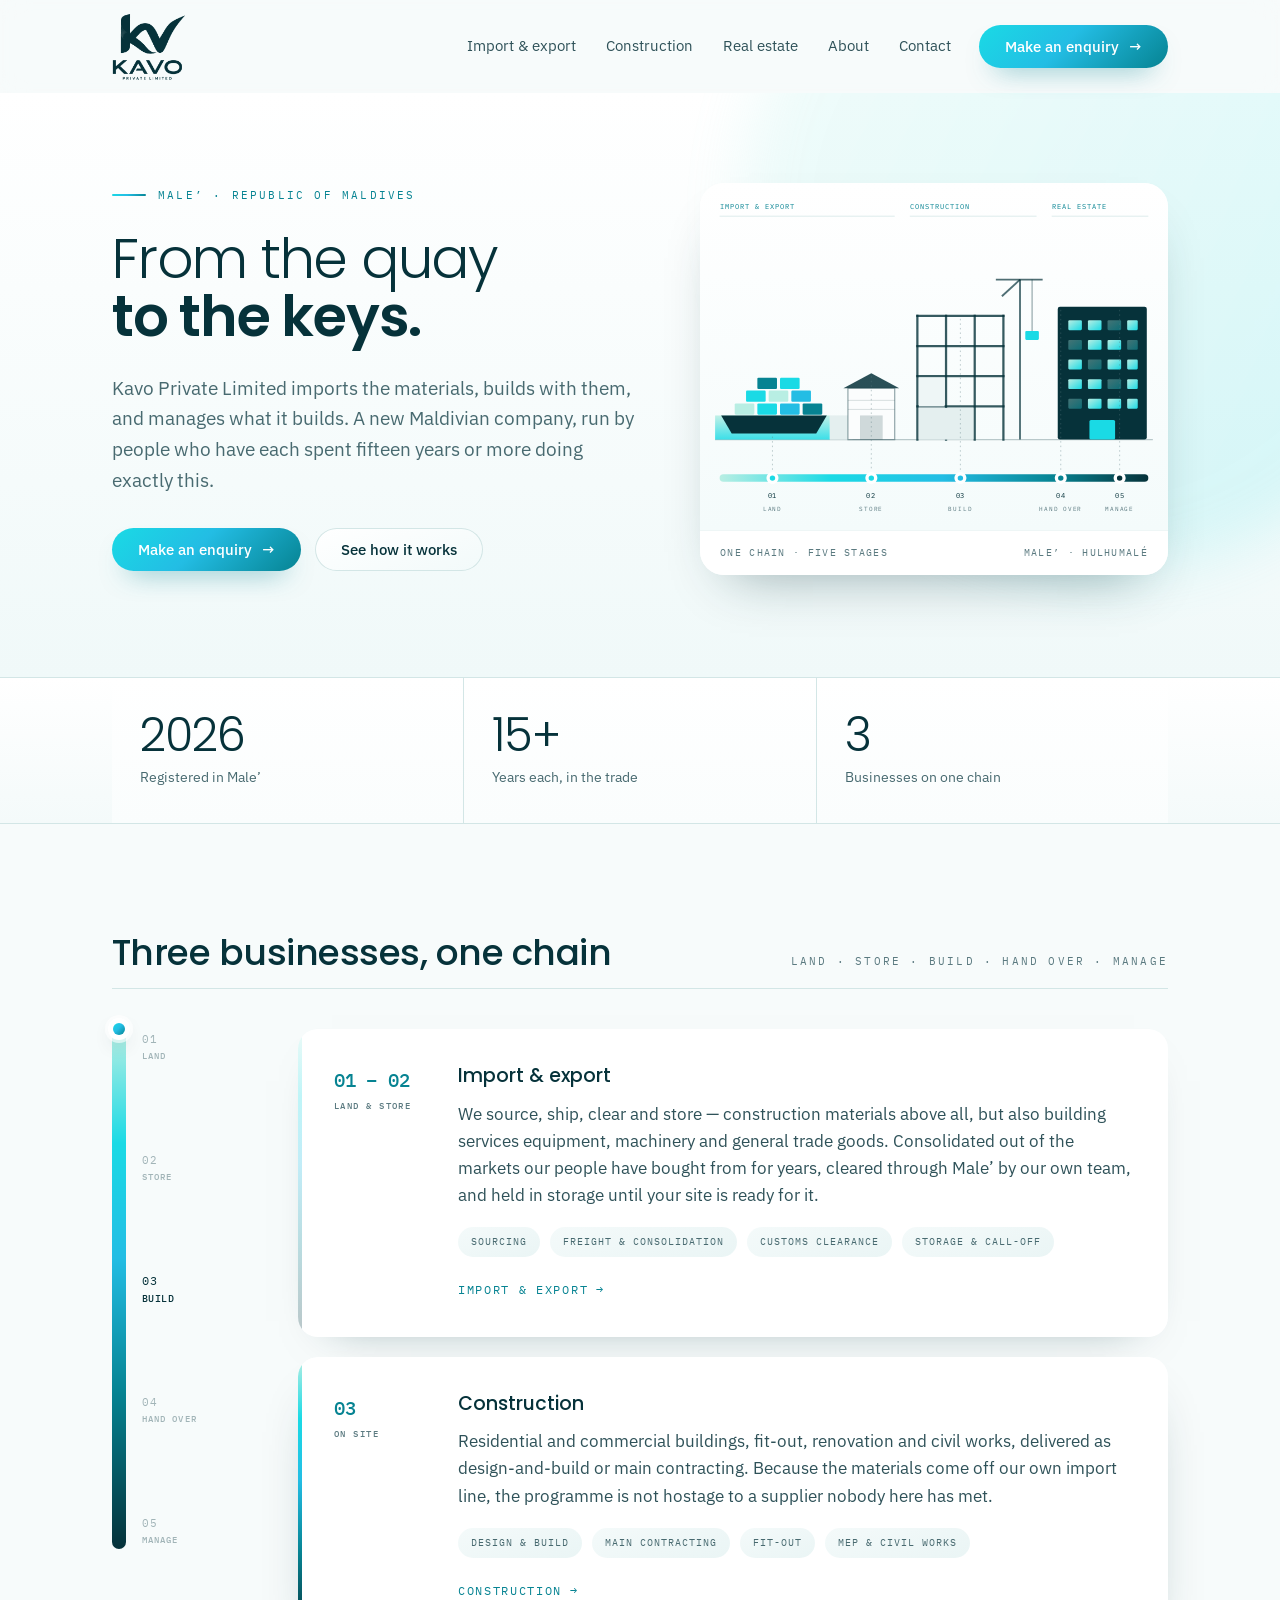
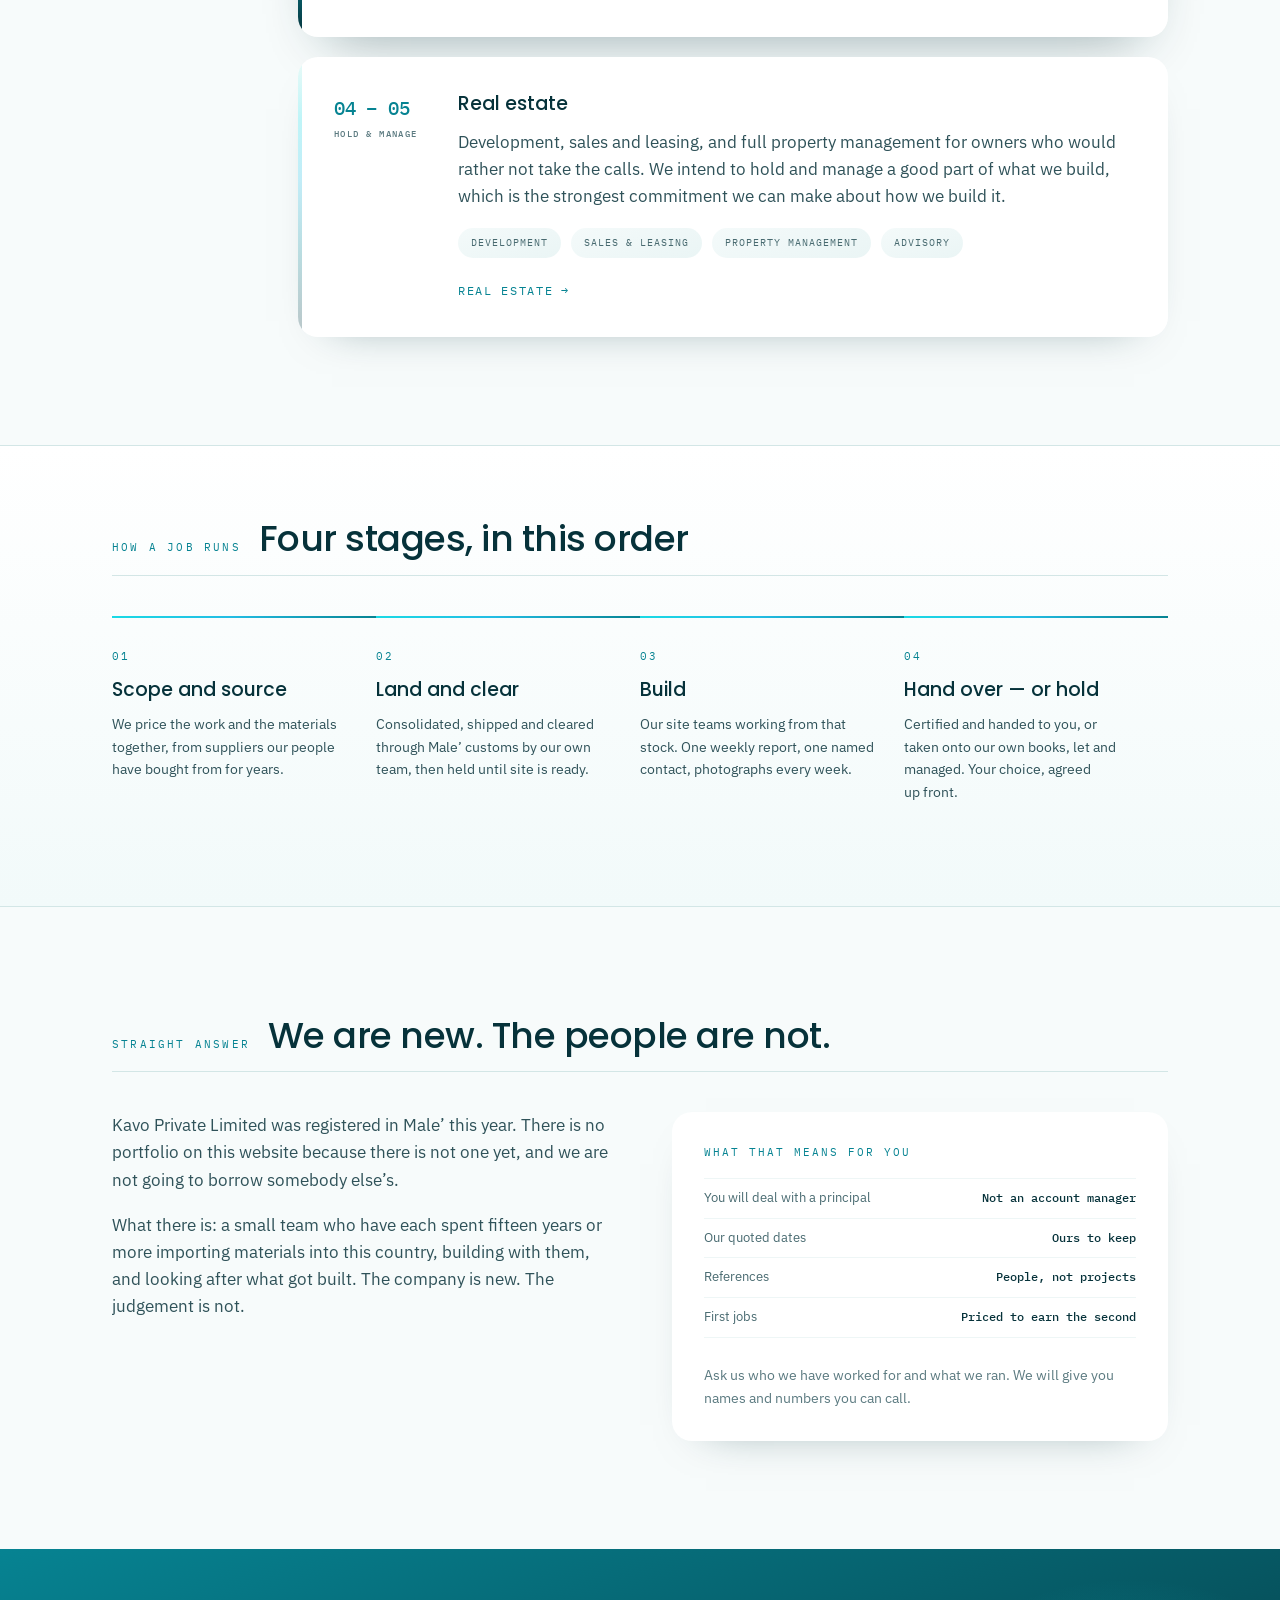
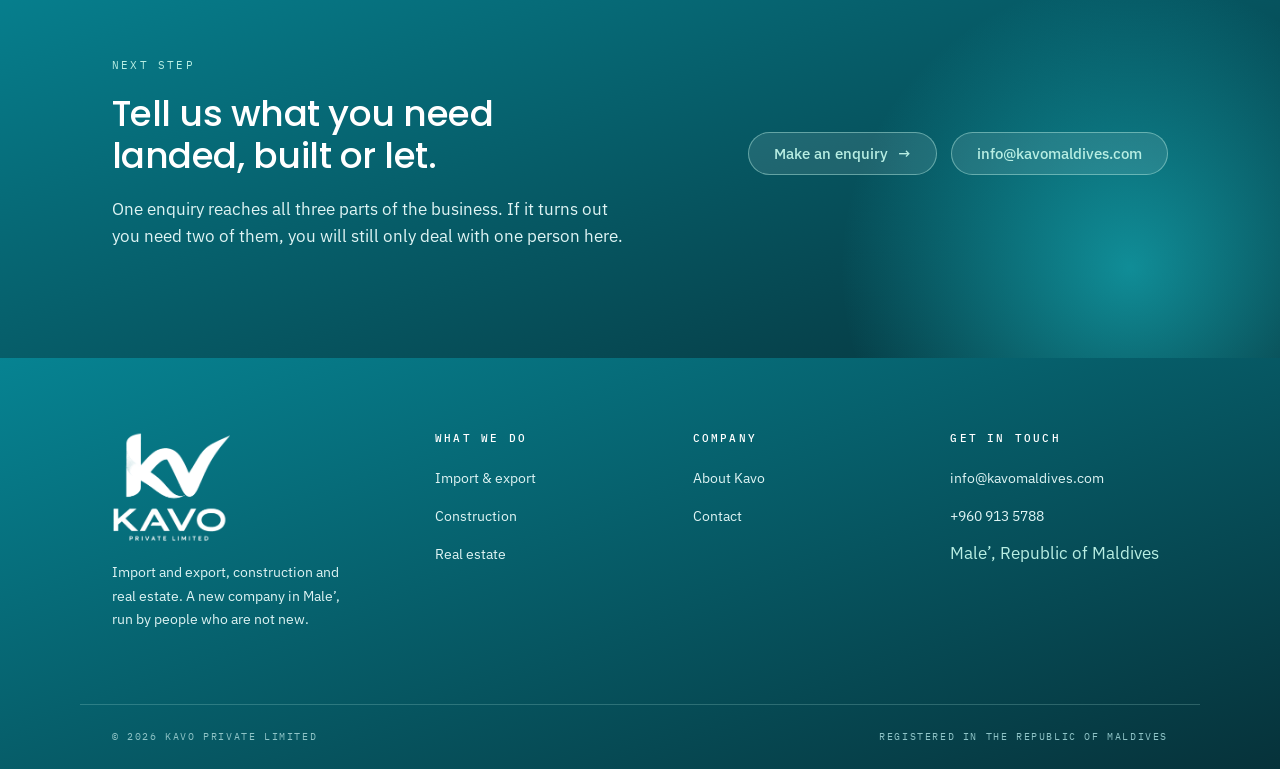
<file: index.html>
<!DOCTYPE html>
<html lang="en">
<head>
<meta charset="utf-8">
<meta name="viewport" content="width=device-width, initial-scale=1">
<link rel="icon" href="assets/favicon-32.png" sizes="32x32" type="image/png">
<link rel="icon" href="assets/favicon-64.png" sizes="64x64" type="image/png">
<link rel="apple-touch-icon" href="assets/apple-touch-icon.png">
<meta name="theme-color" content="#06323A">
<link rel="preconnect" href="https://fonts.googleapis.com">
<link rel="preconnect" href="https://fonts.gstatic.com" crossorigin>
<link href="https://fonts.googleapis.com/css2?family=Poppins:wght@300;400;500;600&family=IBM+Plex+Sans:wght@300;400;500;600&family=IBM+Plex+Mono:wght@400;500&display=swap" rel="stylesheet">
<link rel="stylesheet" href="css/kavo.css">

<noscript><style>.rise{opacity:1!important;transform:none!important}.step::before{width:100%!important}</style></noscript>
<title>Kavo Private Limited &mdash; import and export, construction and real estate, Maldives</title>
<meta name="description" content="A new Maldivian company in Male&#39;: importing building materials and general goods, construction, and real estate &mdash; run by a team with fifteen years and more in the trade.">
</head>
<body>
<a class="skiplink" href="#main">Skip to content</a>
<header class="hdr">
  <div class="wrap hdr__in">
    <a class="hdr__logo" href="index.html" aria-label="Kavo Private Limited &mdash; home">
      <img src="assets/kavo-lockup-deep.png" alt="Kavo Private Limited" width="1048" height="982">
    </a>
    <button class="navtoggle" type="button" aria-expanded="false" aria-controls="sitenav" aria-label="Open menu">
      <span></span><span></span><span></span>
    </button>
    <nav class="nav" id="sitenav" aria-label="Main">
        <a href="import-export.html">Import &amp; export</a>
        <a href="construction.html">Construction</a>
        <a href="real-estate.html">Real estate</a>
        <a href="about.html">About</a>
        <a href="contact.html">Contact</a>
    </nav>
    <div class="hdr__cta">
      <a class="btn btn--primary" href="contact.html">Make an enquiry <span class="arw" aria-hidden="true">&rarr;</span></a>
    </div>
  </div>
</header>
<main id="main">
<section class="hero">
  <div class="wrap hero__in">
    <div class="hero__copy">
      <p class="label hero__place">Male&rsquo; &middot; Republic of Maldives</p>
      <h1 class="display">From the quay<br><em>to the keys.</em></h1>
      <p class="lede measure">Kavo Private Limited imports the materials, builds with them, and manages what it builds. A new Maldivian company, run by people who have each spent fifteen years or more doing exactly this.</p>
      <div class="hero__actions">
        <a class="btn btn--primary" href="contact.html">Make an enquiry <span class="arw" aria-hidden="true">&rarr;</span></a>
        <a class="btn btn--ghost" href="#chain">See how it works</a>
      </div>
    </div>
    <div class="hero__fig">
<figure class="figcard" style="margin:0">
  <svg viewBox="0 0 620 460" role="img" aria-labelledby="chTitle chDesc">
    <title id="chTitle">The Kavo chain: import, construction, real estate</title>
    <desc id="chDesc">A schematic running left to right: goods landed at the quay and held in the warehouse, then a building under construction, then a finished building let and managed. One gradient line links the five stages beneath.</desc>
    <defs>
      <linearGradient id="spine" x1="0" y1="0" x2="1" y2="0">
        <stop offset="0%" stop-color="#B8EEE3"/>
        <stop offset="26%" stop-color="#1ADAE5"/>
        <stop offset="52%" stop-color="#23BDE4"/>
        <stop offset="78%" stop-color="#068392"/>
        <stop offset="100%" stop-color="#06323A"/>
      </linearGradient>
      <linearGradient id="sea" x1="0" y1="0" x2="0" y2="1">
        <stop offset="0%" stop-color="#B8EEE3"/>
        <stop offset="100%" stop-color="#1ADAE5"/>
      </linearGradient>
      <linearGradient id="lit" x1="0" y1="0" x2="1" y2="1">
        <stop offset="0%" stop-color="#B8EEE3"/>
        <stop offset="100%" stop-color="#1ADAE5"/>
      </linearGradient>
      <linearGradient id="sky" x1="0" y1="0" x2="0" y2="1">
        <stop offset="0%" stop-color="#FFFFFF"/>
        <stop offset="100%" stop-color="#F4FBFB"/>
      </linearGradient>
    </defs>

    <rect x="0" y="0" width="620" height="460" fill="url(#sky)"/>

    <!-- zone captions -->
    <g font-family="'IBM Plex Mono', monospace" font-size="9" letter-spacing="1.4" fill="#068392">
      <text x="26" y="34">IMPORT &amp; EXPORT</text>
      <text x="278" y="34">CONSTRUCTION</text>
      <text x="466" y="34">REAL ESTATE</text>
    </g>
    <g stroke="#D3E6E6" stroke-width="1">
      <line x1="26" y1="44" x2="258" y2="44"/>
      <line x1="278" y1="44" x2="446" y2="44"/>
      <line x1="466" y1="44" x2="594" y2="44"/>
    </g>

    <!-- ground -->
    <line x1="20" y1="340" x2="600" y2="340" stroke="#06323A" stroke-opacity=".26" stroke-width="1.5"/>

    <!-- 01 · the quay: water, ship, containers -->
    <rect x="20" y="308" width="152" height="32" fill="url(#sea)" opacity=".85"/>
    <path d="M28,308 L168,308 L154,332 L42,332 Z" fill="#06323A"/>
    <g>
      <rect x="46" y="292" width="26" height="15" rx="1.5" fill="#B8EEE3"/>
      <rect x="76" y="292" width="26" height="15" rx="1.5" fill="#1ADAE5"/>
      <rect x="106" y="292" width="26" height="15" rx="1.5" fill="#23BDE4"/>
      <rect x="136" y="292" width="26" height="15" rx="1.5" fill="#068392"/>
      <rect x="61" y="275" width="26" height="15" rx="1.5" fill="#1ADAE5"/>
      <rect x="91" y="275" width="26" height="15" rx="1.5" fill="#B8EEE3"/>
      <rect x="121" y="275" width="26" height="15" rx="1.5" fill="#23BDE4"/>
      <rect x="76" y="258" width="26" height="15" rx="1.5" fill="#068392"/>
      <rect x="106" y="258" width="26" height="15" rx="1.5" fill="#1ADAE5"/>
    </g>
    <rect x="172" y="308" width="30" height="32" fill="#E4EFEF"/>

    <!-- 02 · the warehouse -->
    <path d="M196,272 L258,272 L258,340 L196,340 Z" fill="#FBFDFD" stroke="#06323A" stroke-opacity=".45" stroke-width="1.5"/>
    <path d="M190,272 L227,252 L264,272 Z" fill="#06323A" fill-opacity=".85"/>
    <rect x="212" y="308" width="30" height="32" fill="#06323A" fill-opacity=".18"/>
    <g stroke="#06323A" stroke-opacity=".2" stroke-width="1">
      <line x1="196" y1="288" x2="258" y2="288"/>
      <line x1="196" y1="300" x2="258" y2="300"/>
    </g>

    <!-- 03 · under construction, with crane -->
    <g stroke="#06323A" stroke-opacity=".8" stroke-width="3" stroke-linecap="square" fill="none">
      <line x1="288" y1="340" x2="288" y2="176"/>
      <line x1="326" y1="340" x2="326" y2="176"/>
      <line x1="364" y1="340" x2="364" y2="176"/>
      <line x1="402" y1="340" x2="402" y2="176"/>
      <line x1="288" y1="176" x2="402" y2="176"/>
      <line x1="288" y1="216" x2="402" y2="216"/>
      <line x1="288" y1="256" x2="402" y2="256"/>
      <line x1="288" y1="296" x2="402" y2="296"/>
    </g>
    <rect x="290" y="298" width="72" height="42" fill="#E4EFEF"/>
    <rect x="290" y="258" width="34" height="38" fill="#EEF6F6"/>
    <g stroke="#06323A" stroke-opacity=".7" stroke-width="2.5" fill="none">
      <line x1="424" y1="340" x2="424" y2="128"/>
      <line x1="392" y1="128" x2="454" y2="128"/>
      <line x1="424" y1="128" x2="400" y2="150"/>
    </g>
    <line x1="440" y1="128" x2="440" y2="196" stroke="#06323A" stroke-opacity=".55" stroke-width="1.2"/>
    <rect x="431" y="196" width="18" height="12" rx="1.5" fill="#1ADAE5"/>

    <!-- 04–05 · the finished, occupied building -->
    <rect x="474" y="164" width="118" height="176" rx="3" fill="#06323A"/>
    <g fill="url(#lit)">
      <rect x="488" y="182" width="18" height="13" rx="1.5"/>
      <rect x="514" y="182" width="18" height="13" rx="1.5"/>
      <rect x="540" y="182" width="18" height="13" rx="1.5" opacity=".35"/>
      <rect x="566" y="182" width="14" height="13" rx="1.5"/>
      <rect x="488" y="208" width="18" height="13" rx="1.5" opacity=".35"/>
      <rect x="514" y="208" width="18" height="13" rx="1.5"/>
      <rect x="540" y="208" width="18" height="13" rx="1.5"/>
      <rect x="566" y="208" width="14" height="13" rx="1.5" opacity=".35"/>
      <rect x="488" y="234" width="18" height="13" rx="1.5"/>
      <rect x="514" y="234" width="18" height="13" rx="1.5" opacity=".35"/>
      <rect x="540" y="234" width="18" height="13" rx="1.5"/>
      <rect x="566" y="234" width="14" height="13" rx="1.5"/>
      <rect x="488" y="260" width="18" height="13" rx="1.5"/>
      <rect x="514" y="260" width="18" height="13" rx="1.5"/>
      <rect x="540" y="260" width="18" height="13" rx="1.5" opacity=".35"/>
      <rect x="566" y="260" width="14" height="13" rx="1.5"/>
      <rect x="488" y="286" width="18" height="13" rx="1.5" opacity=".35"/>
      <rect x="514" y="286" width="18" height="13" rx="1.5"/>
      <rect x="540" y="286" width="18" height="13" rx="1.5"/>
      <rect x="566" y="286" width="14" height="13" rx="1.5"/>
    </g>
    <rect x="516" y="314" width="34" height="26" rx="2" fill="#1ADAE5"/>

    <!-- the chain: one line through all five stages -->
    <rect x="26" y="386" width="568" height="10" rx="5" fill="url(#spine)"/>
    <g stroke="#5B7A80" stroke-opacity=".5" stroke-width="1" stroke-dasharray="2 4">
      <line x1="96" y1="336" x2="96" y2="380"/>
      <line x1="227" y1="256" x2="227" y2="380"/>
      <line x1="345" y1="180" x2="345" y2="380"/>
      <line x1="478" y1="168" x2="478" y2="380"/>
      <line x1="556" y1="168" x2="556" y2="380"/>
    </g>
    <g>
      <circle cx="96" cy="391" r="8" fill="#FFFFFF"/><circle cx="96" cy="391" r="3.6" fill="#1ADAE5"/>
      <circle cx="227" cy="391" r="8" fill="#FFFFFF"/><circle cx="227" cy="391" r="3.6" fill="#1ADAE5"/>
      <circle cx="345" cy="391" r="8" fill="#FFFFFF"/><circle cx="345" cy="391" r="3.6" fill="#23BDE4"/>
      <circle cx="478" cy="391" r="8" fill="#FFFFFF"/><circle cx="478" cy="391" r="3.6" fill="#068392"/>
      <circle cx="556" cy="391" r="8" fill="#FFFFFF"/><circle cx="556" cy="391" r="3.6" fill="#06323A"/>
    </g>
    <g font-family="'IBM Plex Mono', monospace" font-size="9" letter-spacing="1.1" fill="#06323A" text-anchor="middle">
      <text x="96" y="418">01</text><text x="227" y="418">02</text><text x="345" y="418">03</text>
      <text x="478" y="418">04</text><text x="556" y="418">05</text>
    </g>
    <g font-family="'IBM Plex Mono', monospace" font-size="8.5" letter-spacing="1" fill="#5B7A80" text-anchor="middle">
      <text x="96" y="434">LAND</text><text x="227" y="434">STORE</text><text x="345" y="434">BUILD</text>
      <text x="478" y="434">HAND OVER</text><text x="556" y="434">MANAGE</text>
    </g>
  </svg>
  <figcaption class="figcard__cap">
    <span>One chain &middot; five stages</span>
    <span>Male&rsquo; &middot; Hulhumal&eacute;</span>
  </figcaption>
</figure>
    </div>
  </div>
</section>

<section class="figs">
  <div class="wrap">
    <div class="figs__grid">
      <div class="fig">
        <p class="fig__n">2026</p>
        <p class="fig__t">Registered in Male&rsquo;</p>
      </div>
      <div class="fig">
        <p class="fig__n">15+</p>
        <p class="fig__t">Years each, in the trade</p>
      </div>
      <div class="fig">
        <p class="fig__n">3</p>
        <p class="fig__t">Businesses on one chain</p>
      </div>
    </div>
  </div>
</section>

<section class="band" id="chain">
  <div class="wrap">
    <div class="sechead">
      <h2 class="h2">Three businesses, one chain</h2>
      <p class="label label--muted">Land &middot; store &middot; build &middot; hand over &middot; manage</p>
    </div>
    <div class="chain">
  <div class="gauge" aria-hidden="true">
    <div class="gauge__inner">
      <div class="gauge__bar"><span class="gauge__dot"></span></div>
      <div class="gauge__ticks">
        <div class="gauge__tick" data-tick="land">01<b>Land</b></div>
        <div class="gauge__tick" data-tick="store">02<b>Store</b></div>
        <div class="gauge__tick" data-tick="build">03<b>Build</b></div>
        <div class="gauge__tick" data-tick="hand">04<b>Hand over</b></div>
        <div class="gauge__tick" data-tick="manage">05<b>Manage</b></div>
      </div>
    </div>
  </div>
      <div class="bands">
      <article class="dband rise" id="import-export" data-pos="25%" data-tick="store">
        <p class="dband__d mono">01 &ndash; 02<span>Land &amp; store</span></p>
        <div class="dband__body">
          <h3 class="h3">Import &amp; export</h3>
          <p>We source, ship, clear and store &mdash; construction materials above all, but also building services equipment, machinery and general trade goods. Consolidated out of the markets our people have bought from for years, cleared through Male&rsquo; by our own team, and held in storage until your site is ready for it.</p>
          <ul class="dband__list">
            <li>Sourcing</li>
            <li>Freight &amp; consolidation</li>
            <li>Customs clearance</li>
            <li>Storage &amp; call-off</li>
          </ul>
          <p style="margin-top:6px"><a class="textlink" href="import-export.html">Import &amp; export <span class="arw" aria-hidden="true">&rarr;</span></a></p>
        </div>
      </article>
      <article class="dband rise" id="construction" data-pos="50%" data-tick="build">
        <p class="dband__d mono">03<span>On site</span></p>
        <div class="dband__body">
          <h3 class="h3">Construction</h3>
          <p>Residential and commercial buildings, fit-out, renovation and civil works, delivered as design-and-build or main contracting. Because the materials come off our own import line, the programme is not hostage to a supplier nobody here has met.</p>
          <ul class="dband__list">
            <li>Design &amp; build</li>
            <li>Main contracting</li>
            <li>Fit-out</li>
            <li>MEP &amp; civil works</li>
          </ul>
          <p style="margin-top:6px"><a class="textlink" href="construction.html">Construction <span class="arw" aria-hidden="true">&rarr;</span></a></p>
        </div>
      </article>
      <article class="dband rise" id="real-estate" data-pos="100%" data-tick="manage">
        <p class="dband__d mono">04 &ndash; 05<span>Hold &amp; manage</span></p>
        <div class="dband__body">
          <h3 class="h3">Real estate</h3>
          <p>Development, sales and leasing, and full property management for owners who would rather not take the calls. We intend to hold and manage a good part of what we build, which is the strongest commitment we can make about how we build it.</p>
          <ul class="dband__list">
            <li>Development</li>
            <li>Sales &amp; leasing</li>
            <li>Property management</li>
            <li>Advisory</li>
          </ul>
          <p style="margin-top:6px"><a class="textlink" href="real-estate.html">Real estate <span class="arw" aria-hidden="true">&rarr;</span></a></p>
        </div>
      </article>
      </div>
    </div>
  </div>
</section>

<section class="band band--tight" style="background:linear-gradient(180deg,#FFFFFF,#F2FAFA);border-top:1px solid var(--line);border-bottom:1px solid var(--line)">
  <div class="wrap">
    <div class="sechead">
      <p class="label">How a job runs</p>
      <h2 class="h2">Four stages, in this order</h2>
    </div>
    <div class="steps">
      <div class="step">
        <span class="step__n mono">01</span>
        <h3 class="h3" style="margin-bottom:10px">Scope and source</h3>
        <p class="small">We price the work and the materials together, from suppliers our people have bought from for years.</p>
      </div>
      <div class="step">
        <span class="step__n mono">02</span>
        <h3 class="h3" style="margin-bottom:10px">Land and clear</h3>
        <p class="small">Consolidated, shipped and cleared through Male&rsquo; customs by our own team, then held until site is ready.</p>
      </div>
      <div class="step">
        <span class="step__n mono">03</span>
        <h3 class="h3" style="margin-bottom:10px">Build</h3>
        <p class="small">Our site teams working from that stock. One weekly report, one named contact, photographs every week.</p>
      </div>
      <div class="step">
        <span class="step__n mono">04</span>
        <h3 class="h3" style="margin-bottom:10px">Hand over &mdash; or hold</h3>
        <p class="small">Certified and handed to you, or taken onto our own books, let and managed. Your choice, agreed up front.</p>
      </div>
    </div>
  </div>
</section>

<section class="band" id="new">
  <div class="wrap">
    <div class="sechead">
      <p class="label">Straight answer</p>
      <h2 class="h2">We are new. The people are not.</h2>
    </div>
    <div class="grid grid--2" style="gap:clamp(32px,5vw,64px);align-items:start">
      <div style="display:flex;flex-direction:column;gap:18px">
        <p>Kavo Private Limited was registered in Male&rsquo; this year. There is no portfolio on this website because there is not one yet, and we are not going to borrow somebody else&rsquo;s.</p>
        <p>What there is: a small team who have each spent fifteen years or more importing materials into this country, building with them, and looking after what got built. The company is new. The judgement is not.</p>
      </div>
      <div class="card rise">
        <p class="card__k">What that means for you</p>
        <ul class="plate__spec" style="margin-top:4px">
          <li><span>You will deal with a principal</span><b>Not an account manager</b></li>
          <li><span>Our quoted dates</span><b>Ours to keep</b></li>
          <li><span>References</span><b>People, not projects</b></li>
          <li><span>First jobs</span><b>Priced to earn the second</b></li>
        </ul>
        <p class="small" style="margin-top:14px;color:var(--slate)">Ask us who we have worked for and what we ran. We will give you names and numbers you can call.</p>
      </div>
    </div>
  </div>
</section>

<section class="band deepblock">
  <div class="wrap cta__in">
    <div style="display:flex;flex-direction:column;gap:18px;max-width:52ch">
      <p class="label label--onDark">Next step</p>
      <h2 class="h2">Tell us what you need landed, built or let.</h2>
      <p>One enquiry reaches all three parts of the business. If it turns out you need two of them, you will still only deal with one person here.</p>
    </div>
    <div style="display:flex;gap:14px;flex-wrap:wrap;position:relative;z-index:1">
      <a class="btn btn--onDark" href="contact.html">Make an enquiry <span class="arw" aria-hidden="true">&rarr;</span></a>
      <a class="btn btn--onDark" href="mailto:info@kavomaldives.com">info@kavomaldives.com</a>
    </div>
  </div>
</section>
</main>
<footer class="ftr">
  <div class="wrap ftr__top">
    <div class="ftr__brand">
      <img src="assets/kavo-lockup-white.png" alt="Kavo Private Limited" width="1048" height="982">
      <p>Import and export, construction and real estate. A new company in Male&rsquo;, run by people who are not new.</p>
    </div>
    <div>
      <h4>What we do</h4>
      <ul>
        <li><a href="import-export.html">Import &amp; export</a></li>
        <li><a href="construction.html">Construction</a></li>
        <li><a href="real-estate.html">Real estate</a></li>
      </ul>
    </div>
    <div>
      <h4>Company</h4>
      <ul>
        <li><a href="about.html">About Kavo</a></li>
                <li><a href="contact.html">Contact</a></li>
      </ul>
    </div>
    <div>
      <h4>Get in touch</h4>
      <ul>
        <li><a href="mailto:info@kavomaldives.com">info@kavomaldives.com</a></li>
        <li><a href="tel:+9609135788">+960 913 5788</a></li>
        <li>Male&rsquo;, Republic of Maldives</li>
      </ul>
    </div>
  </div>
  <div class="wrap ftr__base">
    <span>&copy; 2026 Kavo Private Limited</span>
    <span>Registered in the Republic of Maldives</span>
  </div>
</footer>
<script src="js/kavo.js"></script>
</body>
</html>
</file>
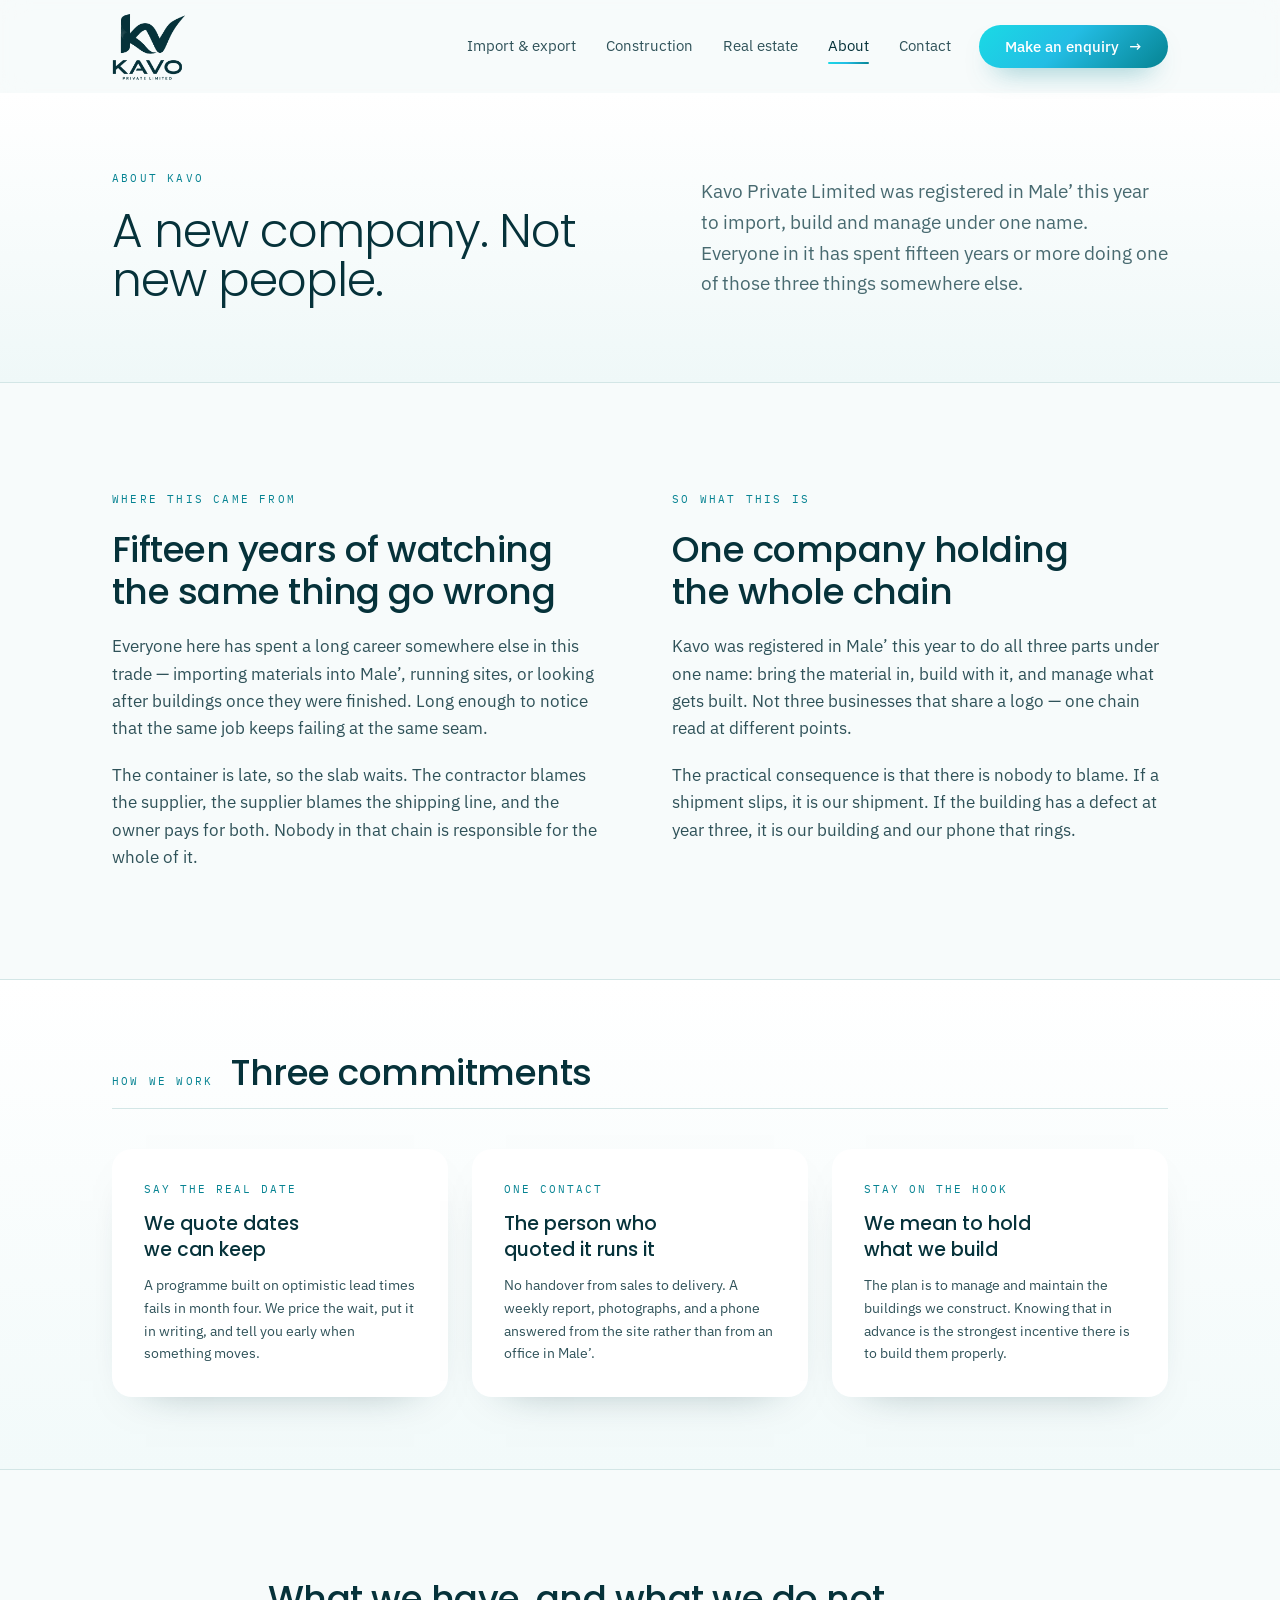
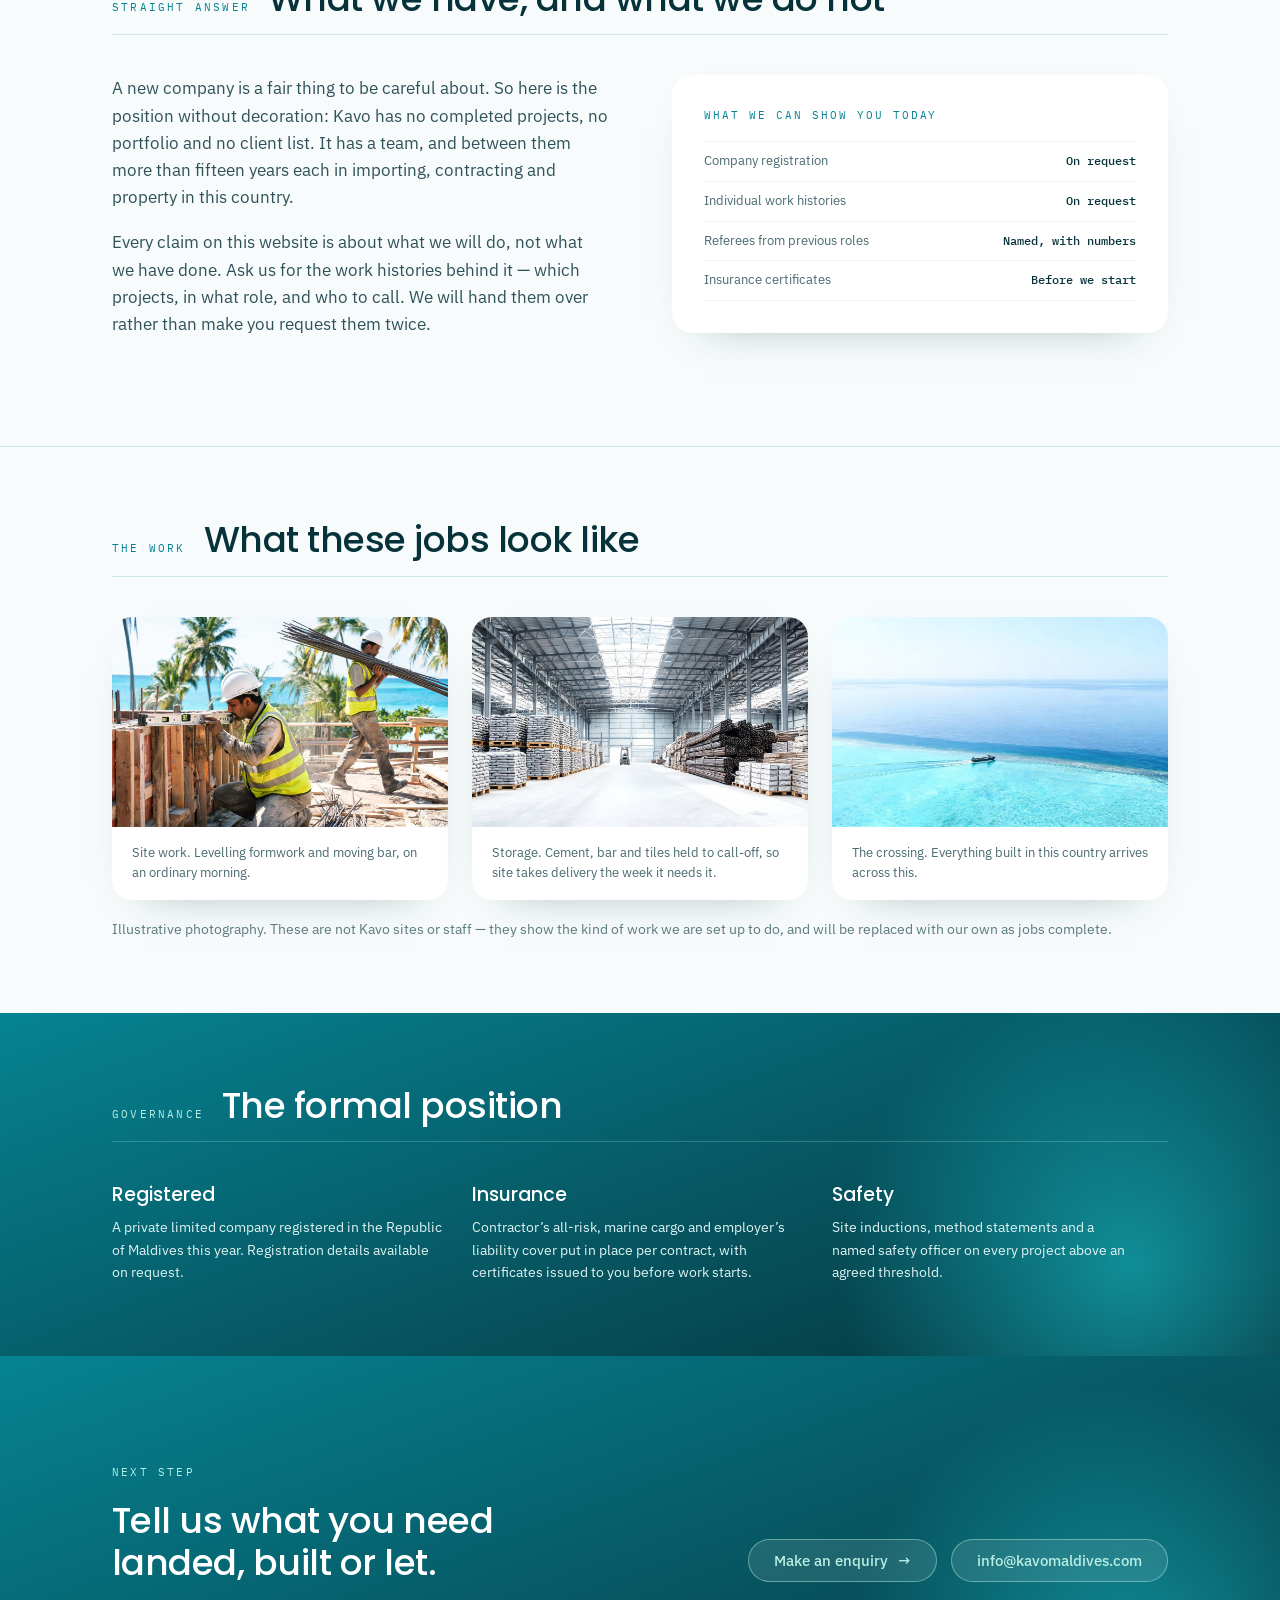
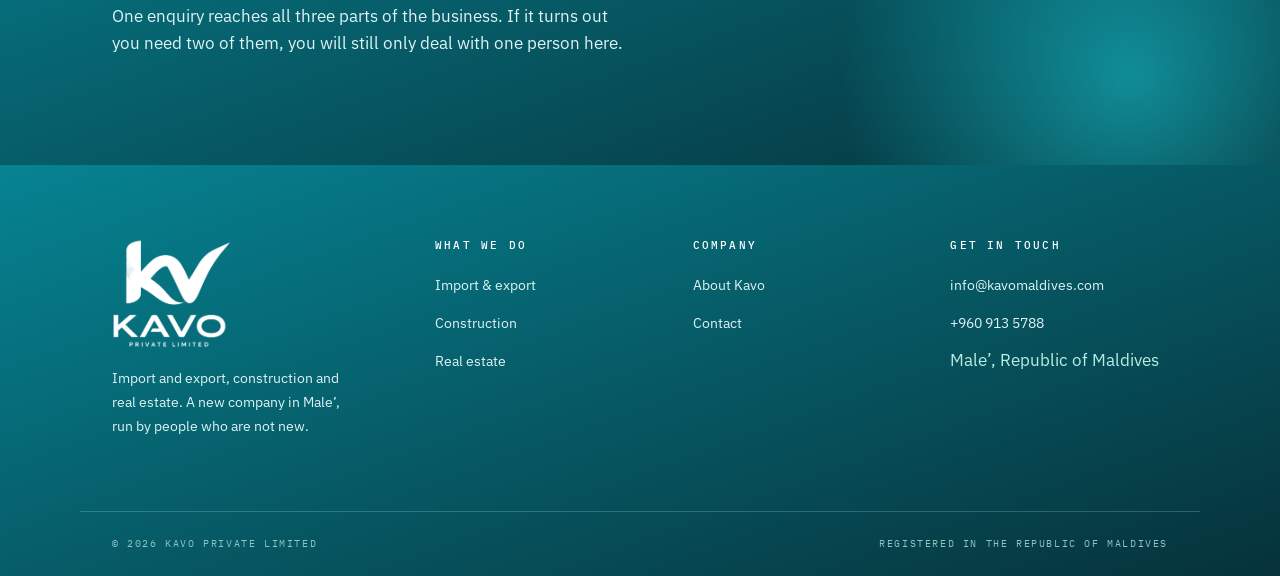
<file: about.html>
<!DOCTYPE html>
<html lang="en">
<head>
<meta charset="utf-8">
<meta name="viewport" content="width=device-width, initial-scale=1">
<link rel="icon" href="assets/favicon-32.png" sizes="32x32" type="image/png">
<link rel="icon" href="assets/favicon-64.png" sizes="64x64" type="image/png">
<link rel="apple-touch-icon" href="assets/apple-touch-icon.png">
<meta name="theme-color" content="#06323A">
<link rel="preconnect" href="https://fonts.googleapis.com">
<link rel="preconnect" href="https://fonts.gstatic.com" crossorigin>
<link href="https://fonts.googleapis.com/css2?family=Poppins:wght@300;400;500;600&family=IBM+Plex+Sans:wght@300;400;500;600&family=IBM+Plex+Mono:wght@400;500&display=swap" rel="stylesheet">
<link rel="stylesheet" href="css/kavo.css">

<noscript><style>.rise{opacity:1!important;transform:none!important}.step::before{width:100%!important}</style></noscript>
<title>About &mdash; Kavo Private Limited</title>
<meta name="description" content="Kavo Private Limited was registered in Male&#39;, Republic of Maldives this year to import, build and manage property under one name.">
</head>
<body>
<a class="skiplink" href="#main">Skip to content</a>
<header class="hdr">
  <div class="wrap hdr__in">
    <a class="hdr__logo" href="index.html" aria-label="Kavo Private Limited &mdash; home">
      <img src="assets/kavo-lockup-deep.png" alt="Kavo Private Limited" width="1048" height="982">
    </a>
    <button class="navtoggle" type="button" aria-expanded="false" aria-controls="sitenav" aria-label="Open menu">
      <span></span><span></span><span></span>
    </button>
    <nav class="nav" id="sitenav" aria-label="Main">
        <a href="import-export.html">Import &amp; export</a>
        <a href="construction.html">Construction</a>
        <a href="real-estate.html">Real estate</a>
        <a href="about.html" aria-current="page">About</a>
        <a href="contact.html">Contact</a>
    </nav>
    <div class="hdr__cta">
      <a class="btn btn--primary" href="contact.html">Make an enquiry <span class="arw" aria-hidden="true">&rarr;</span></a>
    </div>
  </div>
</header>
<main id="main">
<section class="phero">
  <div class="wrap phero__in">
    <div class="phero__copy">
      <p class="label">About Kavo</p>
      <h1 class="display">A new company. Not new people.</h1>
    </div>
    <p class="lede">Kavo Private Limited was registered in Male&rsquo; this year to import, build and manage under one name. Everyone in it has spent fifteen years or more doing one of those three things somewhere else.</p>
  </div>
</section>

<section class="band">
  <div class="wrap">
    <div class="grid grid--2" style="gap:clamp(32px,5vw,72px);align-items:start">
      <div style="display:flex;flex-direction:column;gap:20px">
        <p class="label">Where this came from</p>
        <h2 class="h2">Fifteen years of watching the same thing go wrong</h2>
        <p>Everyone here has spent a long career somewhere else in this trade &mdash; importing materials into Male&rsquo;, running sites, or looking after buildings once they were finished. Long enough to notice that the same job keeps failing at the same seam.</p>
        <p>The container is late, so the slab waits. The contractor blames the supplier, the supplier blames the shipping line, and the owner pays for both. Nobody in that chain is responsible for the whole of it.</p>
      </div>
      <div style="display:flex;flex-direction:column;gap:20px">
        <p class="label">So what this is</p>
        <h2 class="h2">One company holding the whole chain</h2>
        <p>Kavo was registered in Male&rsquo; this year to do all three parts under one name: bring the material in, build with it, and manage what gets built. Not three businesses that share a logo &mdash; one chain read at different points.</p>
        <p>The practical consequence is that there is nobody to blame. If a shipment slips, it is our shipment. If the building has a defect at year three, it is our building and our phone that rings.</p>
      </div>
    </div>
  </div>
</section>

<section class="band band--tight" style="background:linear-gradient(180deg,#FFFFFF,#F2FAFA);border-top:1px solid var(--line);border-bottom:1px solid var(--line)">
  <div class="wrap">
    <div class="sechead">
      <p class="label">How we work</p>
      <h2 class="h2">Three commitments</h2>
    </div>
    <div class="grid grid--3">
      <div class="card rise">
        <p class="card__k">Say the real date</p>
        <h3 class="h3">We quote dates we can keep</h3>
        <p class="small">A programme built on optimistic lead times fails in month four. We price the wait, put it in writing, and tell you early when something moves.</p>
      </div>
      <div class="card rise">
        <p class="card__k">One contact</p>
        <h3 class="h3">The person who quoted it runs it</h3>
        <p class="small">No handover from sales to delivery. A weekly report, photographs, and a phone answered from the site rather than from an office in Male&rsquo;.</p>
      </div>
      <div class="card rise">
        <p class="card__k">Stay on the hook</p>
        <h3 class="h3">We mean to hold what we build</h3>
        <p class="small">The plan is to manage and maintain the buildings we construct. Knowing that in advance is the strongest incentive there is to build them properly.</p>
      </div>
    </div>
  </div>
</section>

<section class="band">
  <div class="wrap">
    <div class="sechead">
      <p class="label">Straight answer</p>
      <h2 class="h2">What we have, and what we do not</h2>
    </div>
    <div class="grid grid--2" style="gap:clamp(32px,5vw,64px);align-items:start">
      <div style="display:flex;flex-direction:column;gap:18px">
        <p>A new company is a fair thing to be careful about. So here is the position without decoration: Kavo has no completed projects, no portfolio and no client list. It has a team, and between them more than fifteen years each in importing, contracting and property in this country.</p>
        <p>Every claim on this website is about what we will do, not what we have done. Ask us for the work histories behind it &mdash; which projects, in what role, and who to call. We will hand them over rather than make you request them twice.</p>
      </div>
      <div class="card rise">
        <p class="card__k">What we can show you today</p>
        <ul class="plate__spec" style="margin-top:4px">
          <li><span>Company registration</span><b>On request</b></li>
          <li><span>Individual work histories</span><b>On request</b></li>
          <li><span>Referees from previous roles</span><b>Named, with numbers</b></li>
          <li><span>Insurance certificates</span><b>Before we start</b></li>
        </ul>
      </div>
    </div>
  </div>
</section>

<section class="band band--tight" style="border-top:1px solid var(--line)">
  <div class="wrap">
    <div class="sechead">
      <p class="label">The work</p>
      <h2 class="h2">What these jobs look like</h2>
    </div>
    <div class="grid grid--3">
      <figure class="photoslot rise" style="margin:0">
        <img class="photoslot__img" src="assets/photos/people-at-work.jpg" alt="Two construction workers mid-task, one levelling formwork and one carrying reinforcement bar" width="1400" height="787" loading="lazy" decoding="async">
        <figcaption class="photoslot__cap">Site work. Levelling formwork and moving bar, on an ordinary morning.</figcaption>
      </figure>
      <figure class="photoslot rise" style="margin:0">
        <img class="photoslot__img" src="assets/photos/warehouse.jpg" alt="A building-materials warehouse with palletised cement, stacked reinforcement bar and tiles" width="1400" height="787" loading="lazy" decoding="async">
        <figcaption class="photoslot__cap">Storage. Cement, bar and tiles held to call-off, so site takes delivery the week it needs it.</figcaption>
      </figure>
      <figure class="photoslot rise" style="margin:0">
        <img class="photoslot__img" src="assets/photos/aerial-lagoon.jpg" alt="A small cargo boat crossing a calm turquoise lagoon seen from above" width="1400" height="787" loading="lazy" decoding="async">
        <figcaption class="photoslot__cap">The crossing. Everything built in this country arrives across this.</figcaption>
      </figure>
    </div>
    <p class="small" style="margin-top:18px;color:var(--slate)">Illustrative photography. These are not Kavo sites or staff &mdash; they show the kind of work we are set up to do, and will be replaced with our own as jobs complete.</p>
  </div>
</section>

<section class="band band--tight deepblock">
  <div class="wrap" style="position:relative;z-index:1">
    <div class="sechead sechead--onDark">
      <p class="label label--onDark">Governance</p>
      <h2 class="h2">The formal position</h2>
    </div>
    <div class="grid grid--3">
      <div><h3 class="h3" style="margin-bottom:8px">Registered</h3><p class="small">A private limited company registered in the Republic of Maldives this year. Registration details available on request.</p></div>
      <div><h3 class="h3" style="margin-bottom:8px">Insurance</h3><p class="small">Contractor&rsquo;s all-risk, marine cargo and employer&rsquo;s liability cover put in place per contract, with certificates issued to you before work starts.</p></div>
      <div><h3 class="h3" style="margin-bottom:8px">Safety</h3><p class="small">Site inductions, method statements and a named safety officer on every project above an agreed threshold.</p></div>
    </div>
  </div>
</section>

<section class="band deepblock">
  <div class="wrap cta__in">
    <div style="display:flex;flex-direction:column;gap:18px;max-width:52ch">
      <p class="label label--onDark">Next step</p>
      <h2 class="h2">Tell us what you need landed, built or let.</h2>
      <p>One enquiry reaches all three parts of the business. If it turns out you need two of them, you will still only deal with one person here.</p>
    </div>
    <div style="display:flex;gap:14px;flex-wrap:wrap;position:relative;z-index:1">
      <a class="btn btn--onDark" href="contact.html">Make an enquiry <span class="arw" aria-hidden="true">&rarr;</span></a>
      <a class="btn btn--onDark" href="mailto:info@kavomaldives.com">info@kavomaldives.com</a>
    </div>
  </div>
</section>
</main>
<footer class="ftr">
  <div class="wrap ftr__top">
    <div class="ftr__brand">
      <img src="assets/kavo-lockup-white.png" alt="Kavo Private Limited" width="1048" height="982">
      <p>Import and export, construction and real estate. A new company in Male&rsquo;, run by people who are not new.</p>
    </div>
    <div>
      <h4>What we do</h4>
      <ul>
        <li><a href="import-export.html">Import &amp; export</a></li>
        <li><a href="construction.html">Construction</a></li>
        <li><a href="real-estate.html">Real estate</a></li>
      </ul>
    </div>
    <div>
      <h4>Company</h4>
      <ul>
        <li><a href="about.html">About Kavo</a></li>
                <li><a href="contact.html">Contact</a></li>
      </ul>
    </div>
    <div>
      <h4>Get in touch</h4>
      <ul>
        <li><a href="mailto:info@kavomaldives.com">info@kavomaldives.com</a></li>
        <li><a href="tel:+9609135788">+960 913 5788</a></li>
        <li>Male&rsquo;, Republic of Maldives</li>
      </ul>
    </div>
  </div>
  <div class="wrap ftr__base">
    <span>&copy; 2026 Kavo Private Limited</span>
    <span>Registered in the Republic of Maldives</span>
  </div>
</footer>
<script src="js/kavo.js"></script>
</body>
</html>
</file>
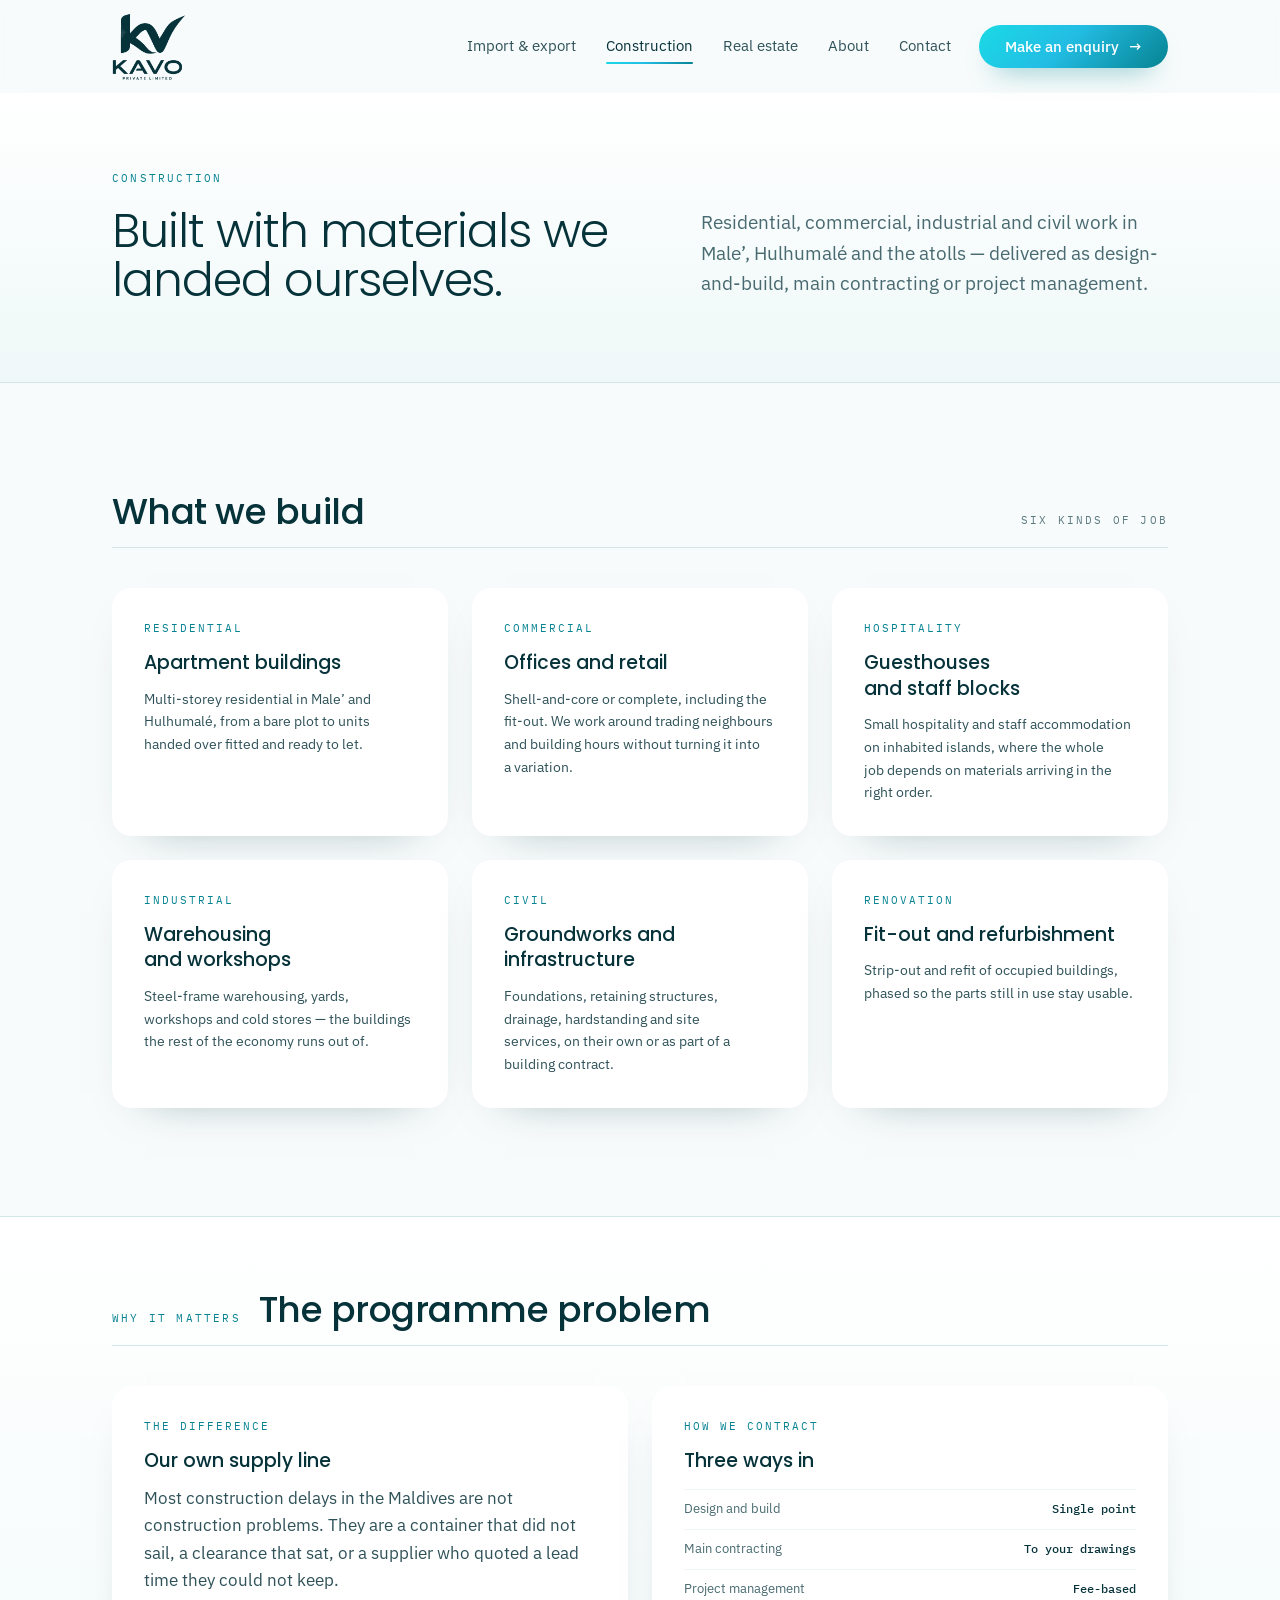
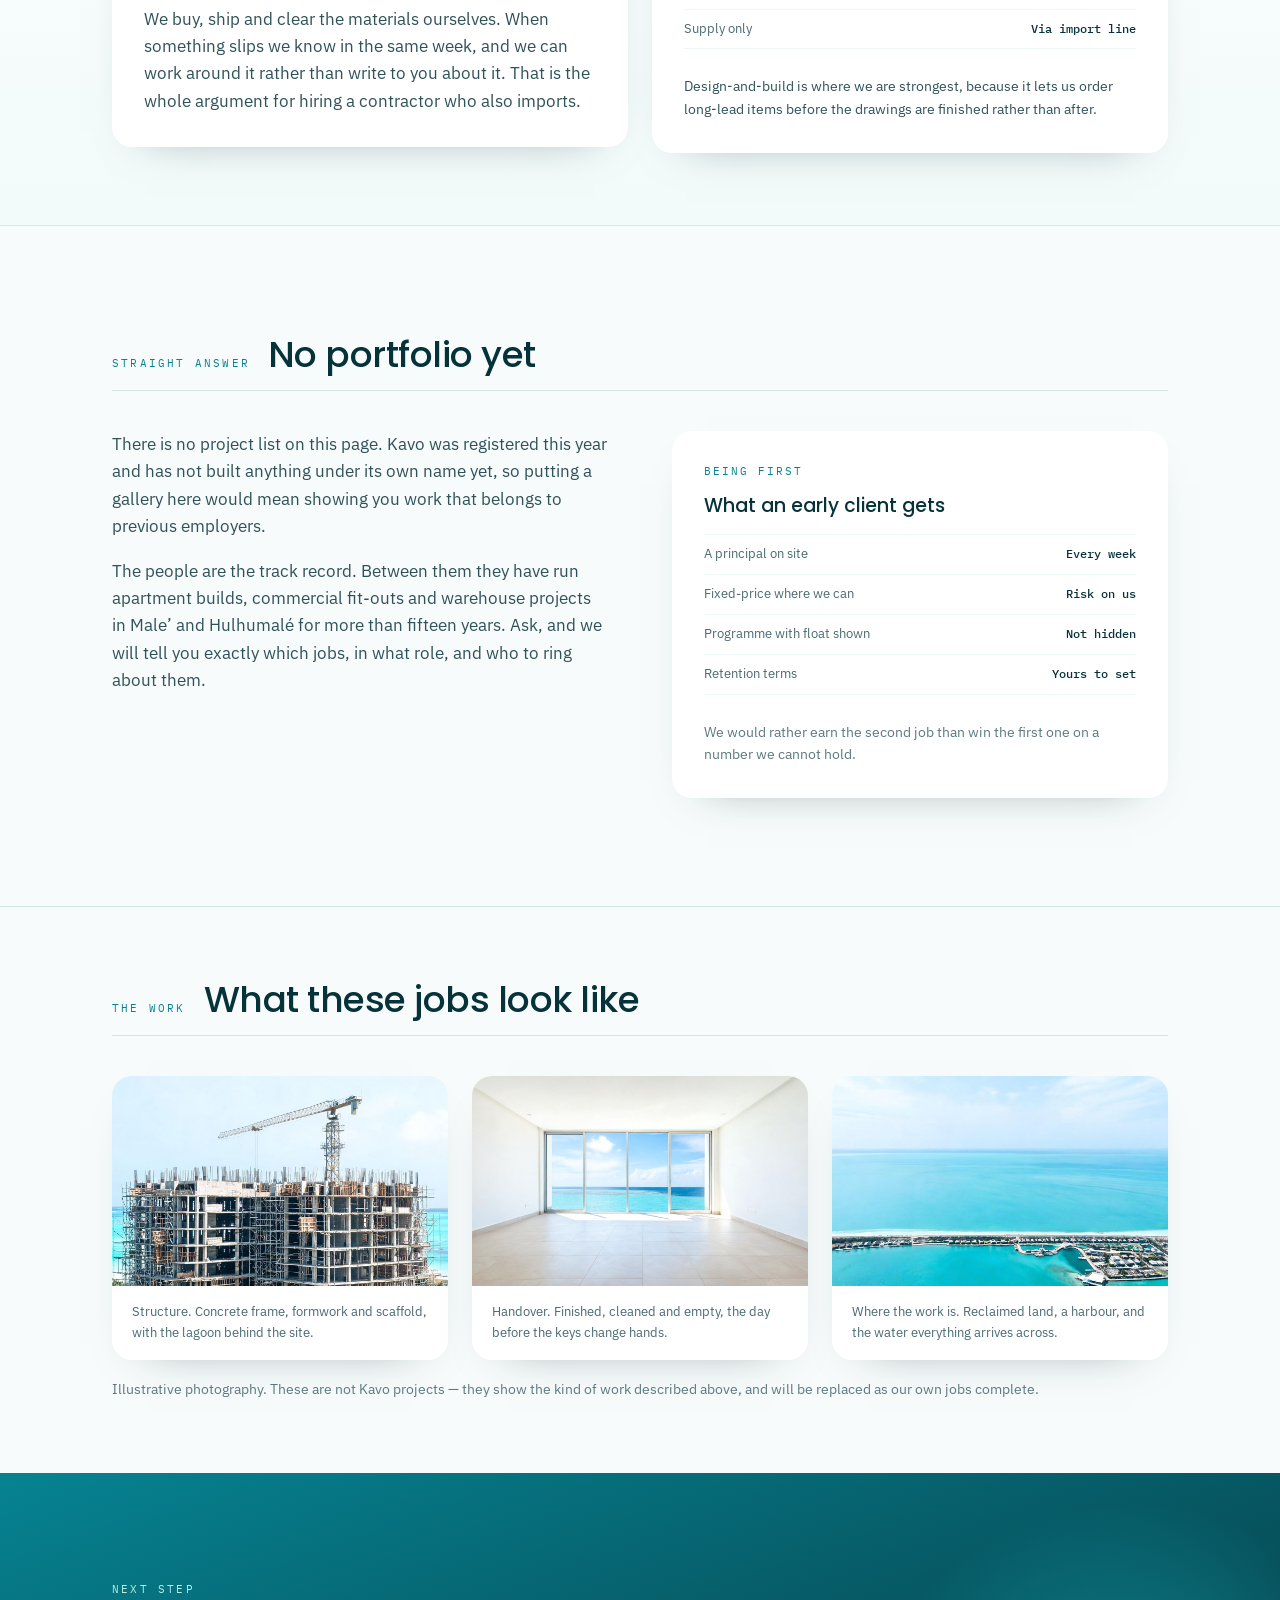
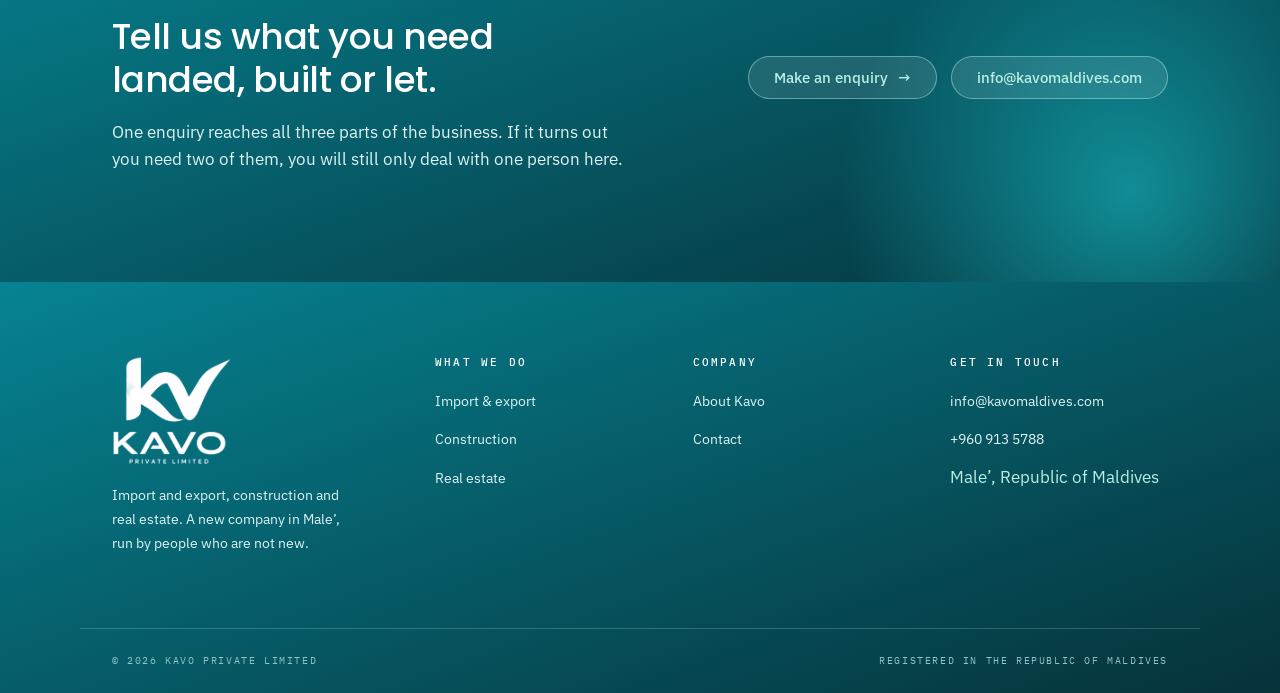
<file: construction.html>
<!DOCTYPE html>
<html lang="en">
<head>
<meta charset="utf-8">
<meta name="viewport" content="width=device-width, initial-scale=1">
<link rel="icon" href="assets/favicon-32.png" sizes="32x32" type="image/png">
<link rel="icon" href="assets/favicon-64.png" sizes="64x64" type="image/png">
<link rel="apple-touch-icon" href="assets/apple-touch-icon.png">
<meta name="theme-color" content="#06323A">
<link rel="preconnect" href="https://fonts.googleapis.com">
<link rel="preconnect" href="https://fonts.gstatic.com" crossorigin>
<link href="https://fonts.googleapis.com/css2?family=Poppins:wght@300;400;500;600&family=IBM+Plex+Sans:wght@300;400;500;600&family=IBM+Plex+Mono:wght@400;500&display=swap" rel="stylesheet">
<link rel="stylesheet" href="css/kavo.css">

<noscript><style>.rise{opacity:1!important;transform:none!important}.step::before{width:100%!important}</style></noscript>
<title>Construction &mdash; Kavo Private Limited</title>
<meta name="description" content="Design-and-build, main contracting and project management for residential, commercial, industrial and civil projects in Male&#39;, Hulhumal&eacute; and the atolls.">
</head>
<body>
<a class="skiplink" href="#main">Skip to content</a>
<header class="hdr">
  <div class="wrap hdr__in">
    <a class="hdr__logo" href="index.html" aria-label="Kavo Private Limited &mdash; home">
      <img src="assets/kavo-lockup-deep.png" alt="Kavo Private Limited" width="1048" height="982">
    </a>
    <button class="navtoggle" type="button" aria-expanded="false" aria-controls="sitenav" aria-label="Open menu">
      <span></span><span></span><span></span>
    </button>
    <nav class="nav" id="sitenav" aria-label="Main">
        <a href="import-export.html">Import &amp; export</a>
        <a href="construction.html" aria-current="page">Construction</a>
        <a href="real-estate.html">Real estate</a>
        <a href="about.html">About</a>
        <a href="contact.html">Contact</a>
    </nav>
    <div class="hdr__cta">
      <a class="btn btn--primary" href="contact.html">Make an enquiry <span class="arw" aria-hidden="true">&rarr;</span></a>
    </div>
  </div>
</header>
<main id="main">
<section class="phero">
  <div class="wrap phero__in">
    <div class="phero__copy">
      <p class="label">Construction</p>
      <h1 class="display">Built with materials we landed ourselves.</h1>
    </div>
    <p class="lede">Residential, commercial, industrial and civil work in Male&rsquo;, Hulhumal&eacute; and the atolls &mdash; delivered as design-and-build, main contracting or project management.</p>
  </div>
</section>

<section class="band">
  <div class="wrap">
    <div class="sechead">
      <h2 class="h2">What we build</h2>
      <p class="label label--muted">Six kinds of job</p>
    </div>
    <div class="grid grid--3">
      <div class="card rise">
        <p class="card__k">Residential</p>
        <h3 class="h3">Apartment buildings</h3>
        <p class="small">Multi-storey residential in Male&rsquo; and Hulhumal&eacute;, from a bare plot to units handed over fitted and ready to let.</p>
      </div>
      <div class="card rise">
        <p class="card__k">Commercial</p>
        <h3 class="h3">Offices and retail</h3>
        <p class="small">Shell-and-core or complete, including the fit-out. We work around trading neighbours and building hours without turning it into a variation.</p>
      </div>
      <div class="card rise">
        <p class="card__k">Hospitality</p>
        <h3 class="h3">Guesthouses and staff blocks</h3>
        <p class="small">Small hospitality and staff accommodation on inhabited islands, where the whole job depends on materials arriving in the right order.</p>
      </div>
      <div class="card rise">
        <p class="card__k">Industrial</p>
        <h3 class="h3">Warehousing and workshops</h3>
        <p class="small">Steel-frame warehousing, yards, workshops and cold stores &mdash; the buildings the rest of the economy runs out of.</p>
      </div>
      <div class="card rise">
        <p class="card__k">Civil</p>
        <h3 class="h3">Groundworks and infrastructure</h3>
        <p class="small">Foundations, retaining structures, drainage, hardstanding and site services, on their own or as part of a building contract.</p>
      </div>
      <div class="card rise">
        <p class="card__k">Renovation</p>
        <h3 class="h3">Fit-out and refurbishment</h3>
        <p class="small">Strip-out and refit of occupied buildings, phased so the parts still in use stay usable.</p>
      </div>
    </div>
  </div>
</section>

<section class="band band--tight" style="background:linear-gradient(180deg,#FFFFFF,#F2FAFA);border-top:1px solid var(--line);border-bottom:1px solid var(--line)">
  <div class="wrap">
    <div class="sechead">
      <p class="label">Why it matters</p>
      <h2 class="h2">The programme problem</h2>
    </div>
    <div class="grid grid--2" style="align-items:start">
      <div class="card rise">
        <p class="card__k">The difference</p>
        <h3 class="h3">Our own supply line</h3>
        <p>Most construction delays in the Maldives are not construction problems. They are a container that did not sail, a clearance that sat, or a supplier who quoted a lead time they could not keep.</p>
        <p>We buy, ship and clear the materials ourselves. When something slips we know in the same week, and we can work around it rather than write to you about it. That is the whole argument for hiring a contractor who also imports.</p>
      </div>
      <div class="card rise">
        <p class="card__k">How we contract</p>
        <h3 class="h3">Three ways in</h3>
        <ul class="plate__spec" style="margin-top:4px">
          <li><span>Design and build</span><b>Single point</b></li>
          <li><span>Main contracting</span><b>To your drawings</b></li>
          <li><span>Project management</span><b>Fee-based</b></li>
          <li><span>Supply only</span><b>Via import line</b></li>
        </ul>
        <p class="small" style="margin-top:14px">Design-and-build is where we are strongest, because it lets us order long-lead items before the drawings are finished rather than after.</p>
      </div>
    </div>
  </div>
</section>

<section class="band" id="first">
  <div class="wrap">
    <div class="sechead">
      <p class="label">Straight answer</p>
      <h2 class="h2">No portfolio yet</h2>
    </div>
    <div class="grid grid--2" style="gap:clamp(32px,5vw,64px);align-items:start">
      <div style="display:flex;flex-direction:column;gap:18px">
        <p>There is no project list on this page. Kavo was registered this year and has not built anything under its own name yet, so putting a gallery here would mean showing you work that belongs to previous employers.</p>
        <p>The people are the track record. Between them they have run apartment builds, commercial fit-outs and warehouse projects in Male&rsquo; and Hulhumal&eacute; for more than fifteen years. Ask, and we will tell you exactly which jobs, in what role, and who to ring about them.</p>
      </div>
      <div class="card rise">
        <p class="card__k">Being first</p>
        <h3 class="h3">What an early client gets</h3>
        <ul class="plate__spec" style="margin-top:4px">
          <li><span>A principal on site</span><b>Every week</b></li>
          <li><span>Fixed-price where we can</span><b>Risk on us</b></li>
          <li><span>Programme with float shown</span><b>Not hidden</b></li>
          <li><span>Retention terms</span><b>Yours to set</b></li>
        </ul>
        <p class="small" style="margin-top:14px;color:var(--slate)">We would rather earn the second job than win the first one on a number we cannot hold.</p>
      </div>
    </div>
  </div>
</section>

<section class="band band--tight" style="border-top:1px solid var(--line)">
  <div class="wrap">
    <div class="sechead">
      <p class="label">The work</p>
      <h2 class="h2">What these jobs look like</h2>
    </div>
    <div class="grid grid--3">
      <figure class="photoslot rise" style="margin:0">
        <img class="photoslot__img" src="assets/photos/site-structure.jpg" alt="A reinforced concrete apartment building under construction, tower crane above and lagoon behind" width="1400" height="787" loading="lazy" decoding="async">
        <figcaption class="photoslot__cap">Structure. Concrete frame, formwork and scaffold, with the lagoon behind the site.</figcaption>
      </figure>
      <figure class="photoslot rise" style="margin:0">
        <img class="photoslot__img" src="assets/photos/interior-handover.jpg" alt="An empty, newly finished apartment interior with a floor-to-ceiling window onto the sea" width="1400" height="787" loading="lazy" decoding="async">
        <figcaption class="photoslot__cap">Handover. Finished, cleaned and empty, the day before the keys change hands.</figcaption>
      </figure>
      <figure class="photoslot rise" style="margin:0">
        <img class="photoslot__img" src="assets/photos/aerial-hulhumale.jpg" alt="Aerial view of reclaimed land and a harbour meeting a turquoise lagoon" width="1400" height="787" loading="lazy" decoding="async">
        <figcaption class="photoslot__cap">Where the work is. Reclaimed land, a harbour, and the water everything arrives across.</figcaption>
      </figure>
    </div>
    <p class="small" style="margin-top:18px;color:var(--slate)">Illustrative photography. These are not Kavo projects &mdash; they show the kind of work described above, and will be replaced as our own jobs complete.</p>
  </div>
</section>

<section class="band deepblock">
  <div class="wrap cta__in">
    <div style="display:flex;flex-direction:column;gap:18px;max-width:52ch">
      <p class="label label--onDark">Next step</p>
      <h2 class="h2">Tell us what you need landed, built or let.</h2>
      <p>One enquiry reaches all three parts of the business. If it turns out you need two of them, you will still only deal with one person here.</p>
    </div>
    <div style="display:flex;gap:14px;flex-wrap:wrap;position:relative;z-index:1">
      <a class="btn btn--onDark" href="contact.html">Make an enquiry <span class="arw" aria-hidden="true">&rarr;</span></a>
      <a class="btn btn--onDark" href="mailto:info@kavomaldives.com">info@kavomaldives.com</a>
    </div>
  </div>
</section>
</main>
<footer class="ftr">
  <div class="wrap ftr__top">
    <div class="ftr__brand">
      <img src="assets/kavo-lockup-white.png" alt="Kavo Private Limited" width="1048" height="982">
      <p>Import and export, construction and real estate. A new company in Male&rsquo;, run by people who are not new.</p>
    </div>
    <div>
      <h4>What we do</h4>
      <ul>
        <li><a href="import-export.html">Import &amp; export</a></li>
        <li><a href="construction.html">Construction</a></li>
        <li><a href="real-estate.html">Real estate</a></li>
      </ul>
    </div>
    <div>
      <h4>Company</h4>
      <ul>
        <li><a href="about.html">About Kavo</a></li>
                <li><a href="contact.html">Contact</a></li>
      </ul>
    </div>
    <div>
      <h4>Get in touch</h4>
      <ul>
        <li><a href="mailto:info@kavomaldives.com">info@kavomaldives.com</a></li>
        <li><a href="tel:+9609135788">+960 913 5788</a></li>
        <li>Male&rsquo;, Republic of Maldives</li>
      </ul>
    </div>
  </div>
  <div class="wrap ftr__base">
    <span>&copy; 2026 Kavo Private Limited</span>
    <span>Registered in the Republic of Maldives</span>
  </div>
</footer>
<script src="js/kavo.js"></script>
</body>
</html>
</file>
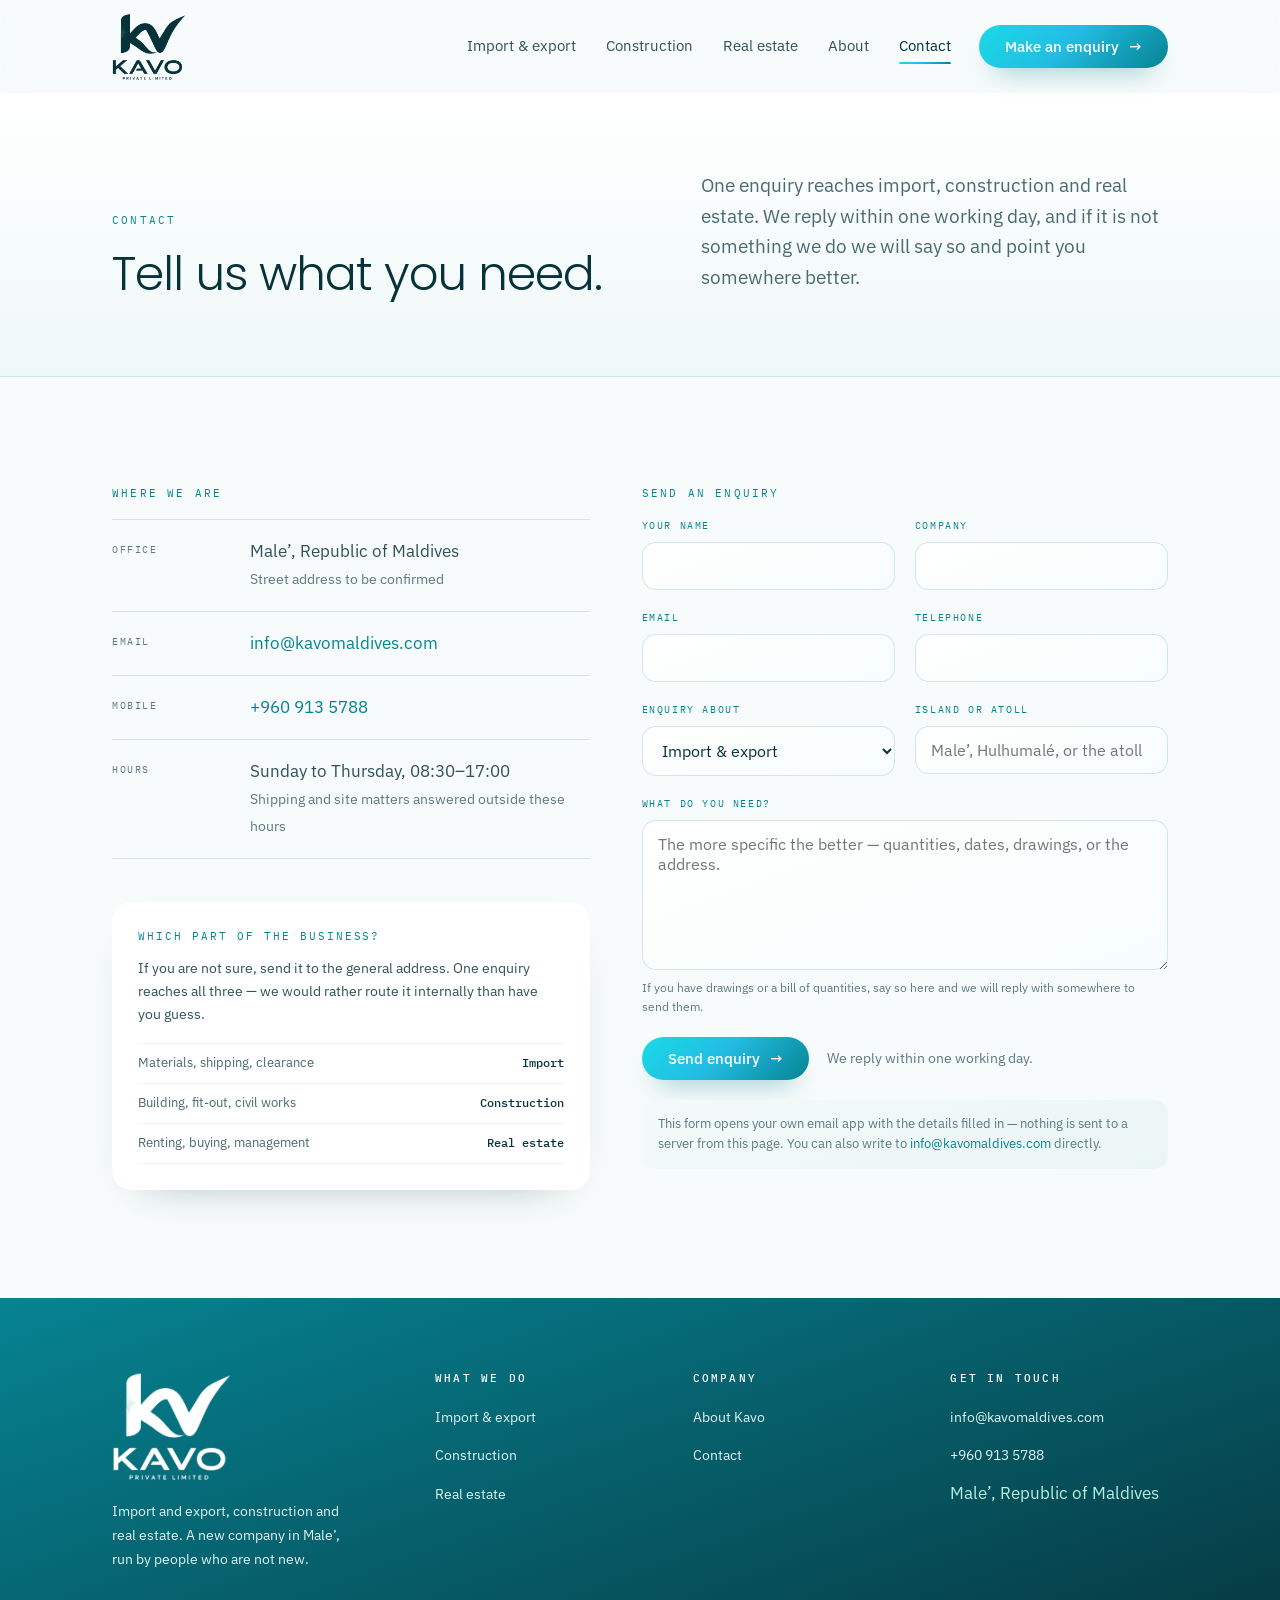
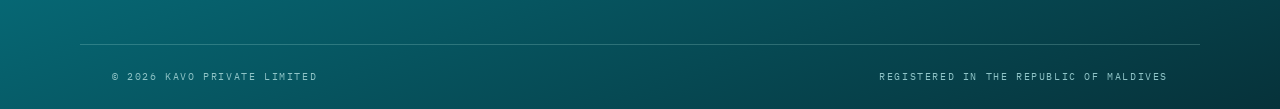
<file: contact.html>
<!DOCTYPE html>
<html lang="en">
<head>
<meta charset="utf-8">
<meta name="viewport" content="width=device-width, initial-scale=1">
<link rel="icon" href="assets/favicon-32.png" sizes="32x32" type="image/png">
<link rel="icon" href="assets/favicon-64.png" sizes="64x64" type="image/png">
<link rel="apple-touch-icon" href="assets/apple-touch-icon.png">
<meta name="theme-color" content="#06323A">
<link rel="preconnect" href="https://fonts.googleapis.com">
<link rel="preconnect" href="https://fonts.gstatic.com" crossorigin>
<link href="https://fonts.googleapis.com/css2?family=Poppins:wght@300;400;500;600&family=IBM+Plex+Sans:wght@300;400;500;600&family=IBM+Plex+Mono:wght@400;500&display=swap" rel="stylesheet">
<link rel="stylesheet" href="css/kavo.css">

<noscript><style>.rise{opacity:1!important;transform:none!important}.step::before{width:100%!important}</style></noscript>
<title>Contact &mdash; Kavo Private Limited</title>
<meta name="description" content="Contact Kavo Private Limited in Male&#39;, Republic of Maldives, for import and export, construction, or real estate enquiries.">
</head>
<body>
<a class="skiplink" href="#main">Skip to content</a>
<header class="hdr">
  <div class="wrap hdr__in">
    <a class="hdr__logo" href="index.html" aria-label="Kavo Private Limited &mdash; home">
      <img src="assets/kavo-lockup-deep.png" alt="Kavo Private Limited" width="1048" height="982">
    </a>
    <button class="navtoggle" type="button" aria-expanded="false" aria-controls="sitenav" aria-label="Open menu">
      <span></span><span></span><span></span>
    </button>
    <nav class="nav" id="sitenav" aria-label="Main">
        <a href="import-export.html">Import &amp; export</a>
        <a href="construction.html">Construction</a>
        <a href="real-estate.html">Real estate</a>
        <a href="about.html">About</a>
        <a href="contact.html" aria-current="page">Contact</a>
    </nav>
    <div class="hdr__cta">
      <a class="btn btn--primary" href="contact.html">Make an enquiry <span class="arw" aria-hidden="true">&rarr;</span></a>
    </div>
  </div>
</header>
<main id="main">
<section class="phero">
  <div class="wrap phero__in">
    <div class="phero__copy">
      <p class="label">Contact</p>
      <h1 class="display">Tell us what you need.</h1>
    </div>
    <p class="lede">One enquiry reaches import, construction and real estate. We reply within one working day, and if it is not something we do we will say so and point you somewhere better.</p>
  </div>
</section>

<section class="band">
  <div class="wrap contactgrid">
    <div style="display:flex;flex-direction:column;gap:26px">
      <div>
        <p class="label" style="margin-bottom:16px">Where we are</p>
        <dl class="deets">
          <div class="deet"><dt>Office</dt><dd>Male&rsquo;, Republic of Maldives<br><span class="small" style="color:var(--slate)">Street address to be confirmed</span></dd></div>
          <div class="deet"><dt>Email</dt><dd><a href="mailto:info@kavomaldives.com">info@kavomaldives.com</a></dd></div>
          <div class="deet"><dt>Mobile</dt><dd><a href="tel:+9609135788">+960 913 5788</a></dd></div>
          <div class="deet"><dt>Hours</dt><dd>Sunday to Thursday, 08:30&ndash;17:00<br><span class="small" style="color:var(--slate)">Shipping and site matters answered outside these hours</span></dd></div>
        </dl>
      </div>
      <div class="card" style="padding:26px">
        <p class="card__k">Which part of the business?</p>
        <p class="small">If you are not sure, send it to the general address. One enquiry reaches all three &mdash; we would rather route it internally than have you guess.</p>
        <ul class="plate__spec" style="margin-top:6px">
          <li><span>Materials, shipping, clearance</span><b>Import</b></li>
          <li><span>Building, fit-out, civil works</span><b>Construction</b></li>
          <li><span>Renting, buying, management</span><b>Real estate</b></li>
        </ul>
      </div>
    </div>

    <div>
      <p class="label" style="margin-bottom:16px">Send an enquiry</p>
      <form class="form" data-mailto="info@kavomaldives.com" novalidate>
        <div class="grid grid--2" style="gap:20px">
          <div class="field">
            <label for="f-name">Your name</label>
            <input id="f-name" name="name" type="text" autocomplete="name" required>
          </div>
          <div class="field">
            <label for="f-company">Company</label>
            <input id="f-company" name="company" type="text" autocomplete="organization">
          </div>
        </div>
        <div class="grid grid--2" style="gap:20px">
          <div class="field">
            <label for="f-email">Email</label>
            <input id="f-email" name="email" type="email" autocomplete="email" required>
          </div>
          <div class="field">
            <label for="f-phone">Telephone</label>
            <input id="f-phone" name="phone" type="tel" autocomplete="tel">
          </div>
        </div>
        <div class="grid grid--2" style="gap:20px">
          <div class="field">
            <label for="f-type">Enquiry about</label>
            <select id="f-type" name="type">
              <option>Import &amp; export</option>
              <option>Construction</option>
              <option>Real estate</option>
              <option>Something else</option>
            </select>
          </div>
          <div class="field">
            <label for="f-where">Island or atoll</label>
            <input id="f-where" name="where" type="text" placeholder="Male&rsquo;, Hulhumal&eacute;, or the atoll">
          </div>
        </div>
        <div class="field">
          <label for="f-message">What do you need?</label>
          <textarea id="f-message" name="message" required placeholder="The more specific the better &mdash; quantities, dates, drawings, or the address."></textarea>
          <p class="field__hint">If you have drawings or a bill of quantities, say so here and we will reply with somewhere to send them.</p>
        </div>
        <div style="display:flex;align-items:center;gap:18px;flex-wrap:wrap">
          <button class="btn btn--primary" type="submit">Send enquiry <span class="arw" aria-hidden="true">&rarr;</span></button>
          <p class="small" style="color:var(--slate);margin:0">We reply within one working day.</p>
        </div>
        <p class="form__note" data-form-status>This form opens your own email app with the details filled in &mdash; nothing is sent to a server from this page. You can also write to <a href="mailto:info@kavomaldives.com">info@kavomaldives.com</a> directly.</p>
      </form>
    </div>
  </div>
</section>
</main>
<footer class="ftr">
  <div class="wrap ftr__top">
    <div class="ftr__brand">
      <img src="assets/kavo-lockup-white.png" alt="Kavo Private Limited" width="1048" height="982">
      <p>Import and export, construction and real estate. A new company in Male&rsquo;, run by people who are not new.</p>
    </div>
    <div>
      <h4>What we do</h4>
      <ul>
        <li><a href="import-export.html">Import &amp; export</a></li>
        <li><a href="construction.html">Construction</a></li>
        <li><a href="real-estate.html">Real estate</a></li>
      </ul>
    </div>
    <div>
      <h4>Company</h4>
      <ul>
        <li><a href="about.html">About Kavo</a></li>
                <li><a href="contact.html">Contact</a></li>
      </ul>
    </div>
    <div>
      <h4>Get in touch</h4>
      <ul>
        <li><a href="mailto:info@kavomaldives.com">info@kavomaldives.com</a></li>
        <li><a href="tel:+9609135788">+960 913 5788</a></li>
        <li>Male&rsquo;, Republic of Maldives</li>
      </ul>
    </div>
  </div>
  <div class="wrap ftr__base">
    <span>&copy; 2026 Kavo Private Limited</span>
    <span>Registered in the Republic of Maldives</span>
  </div>
</footer>
<script src="js/kavo.js"></script>
</body>
</html>
</file>
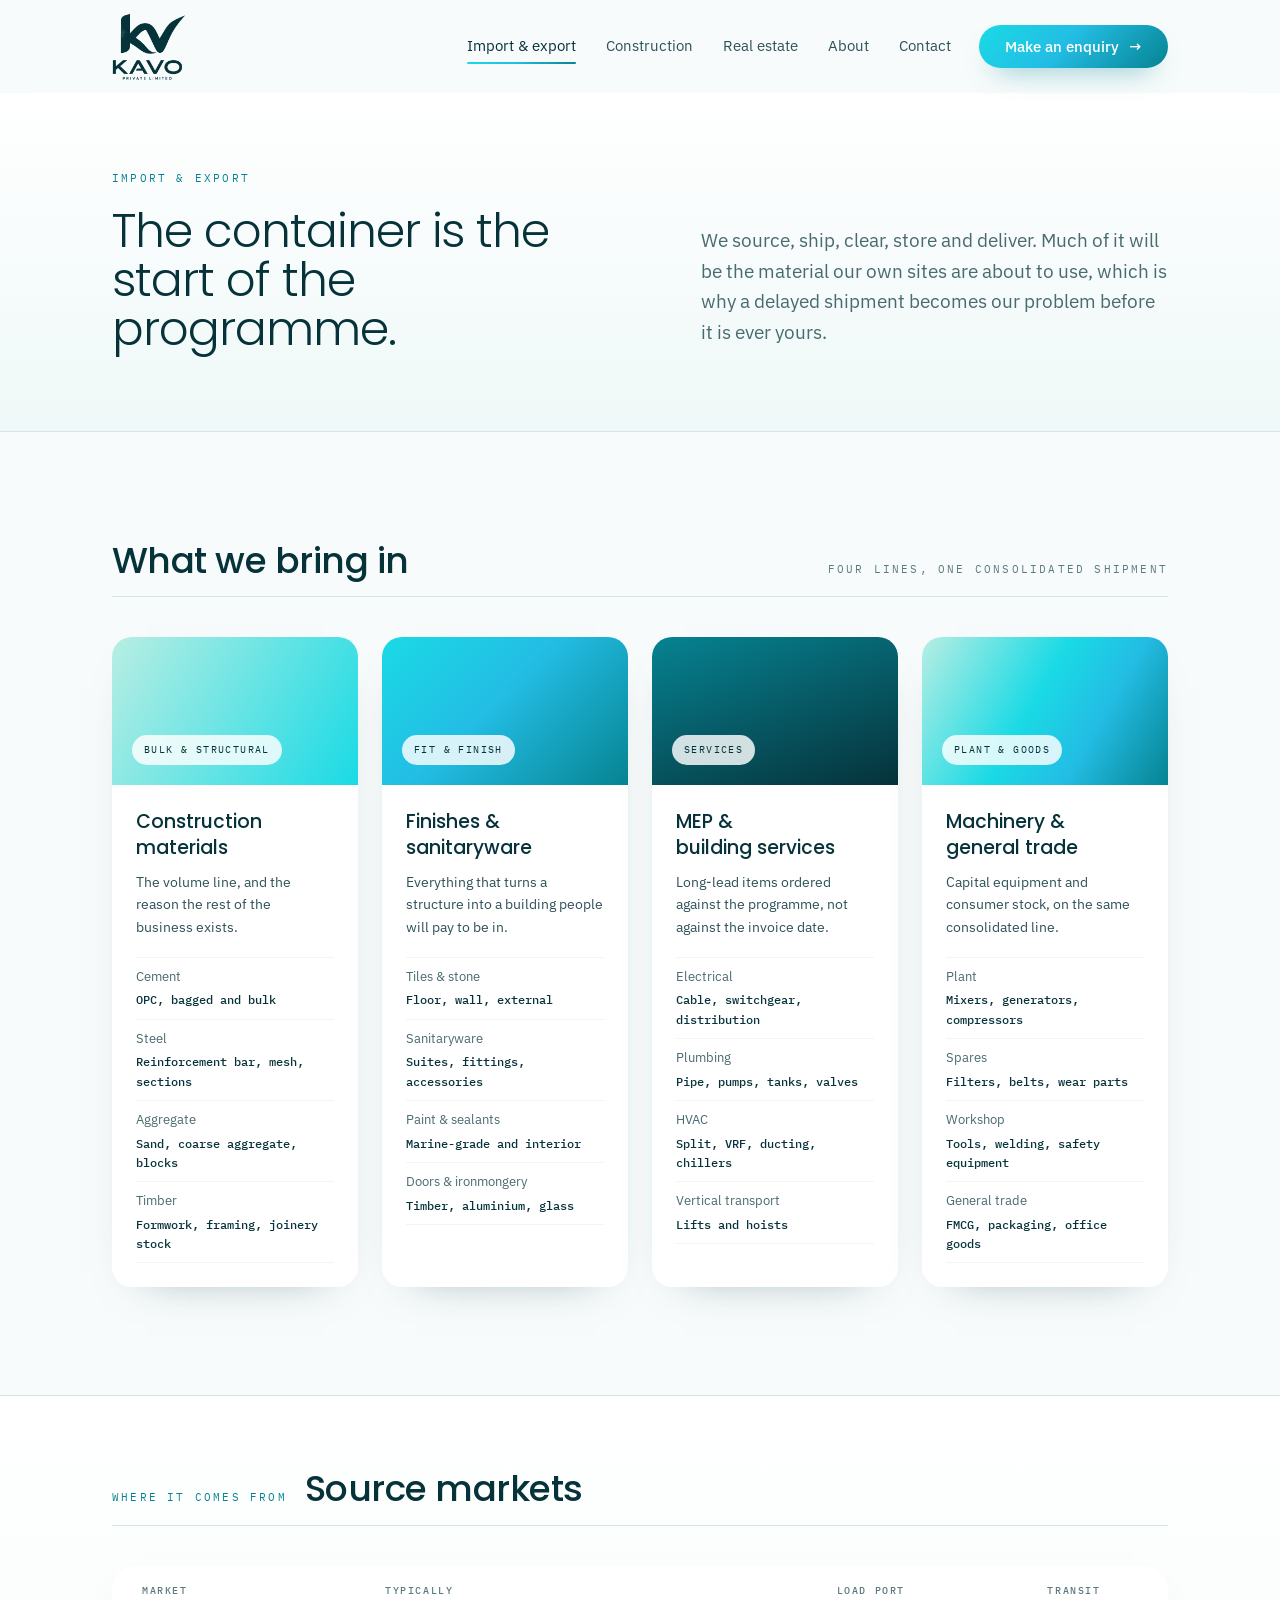
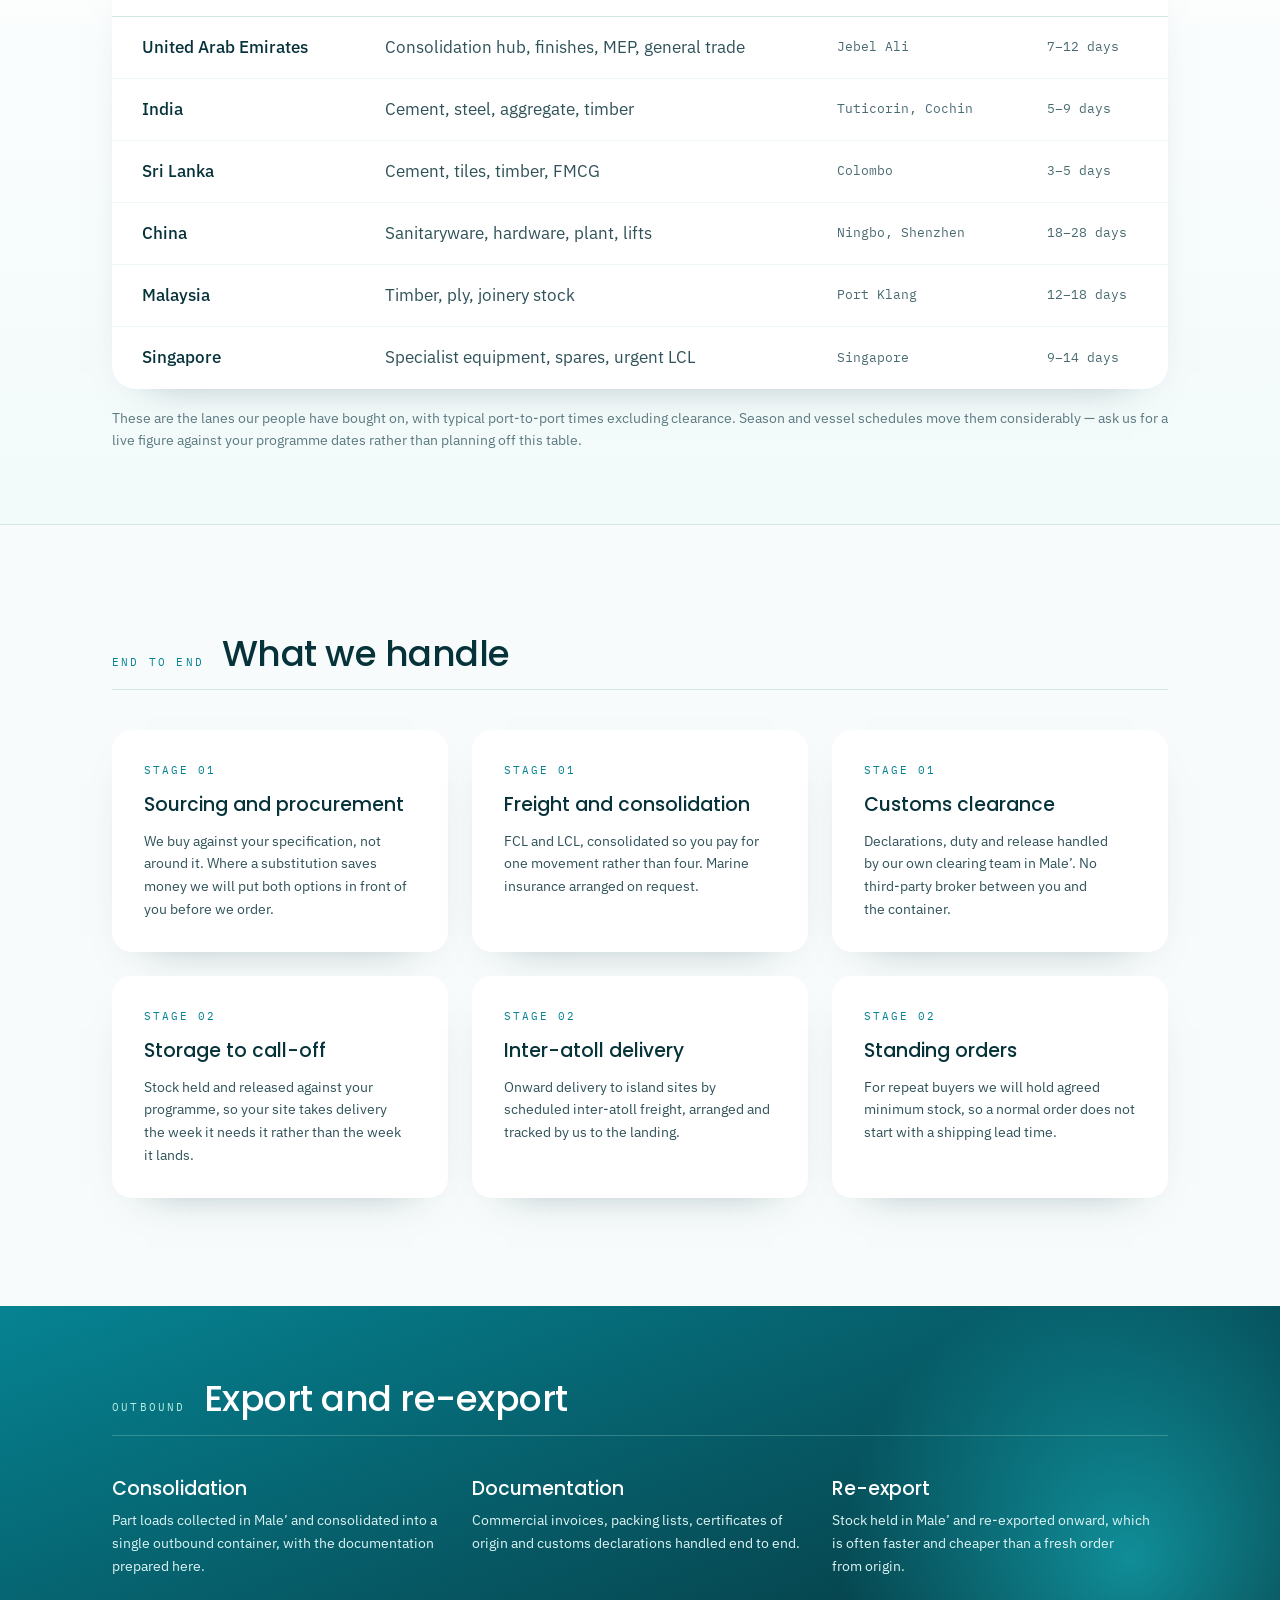
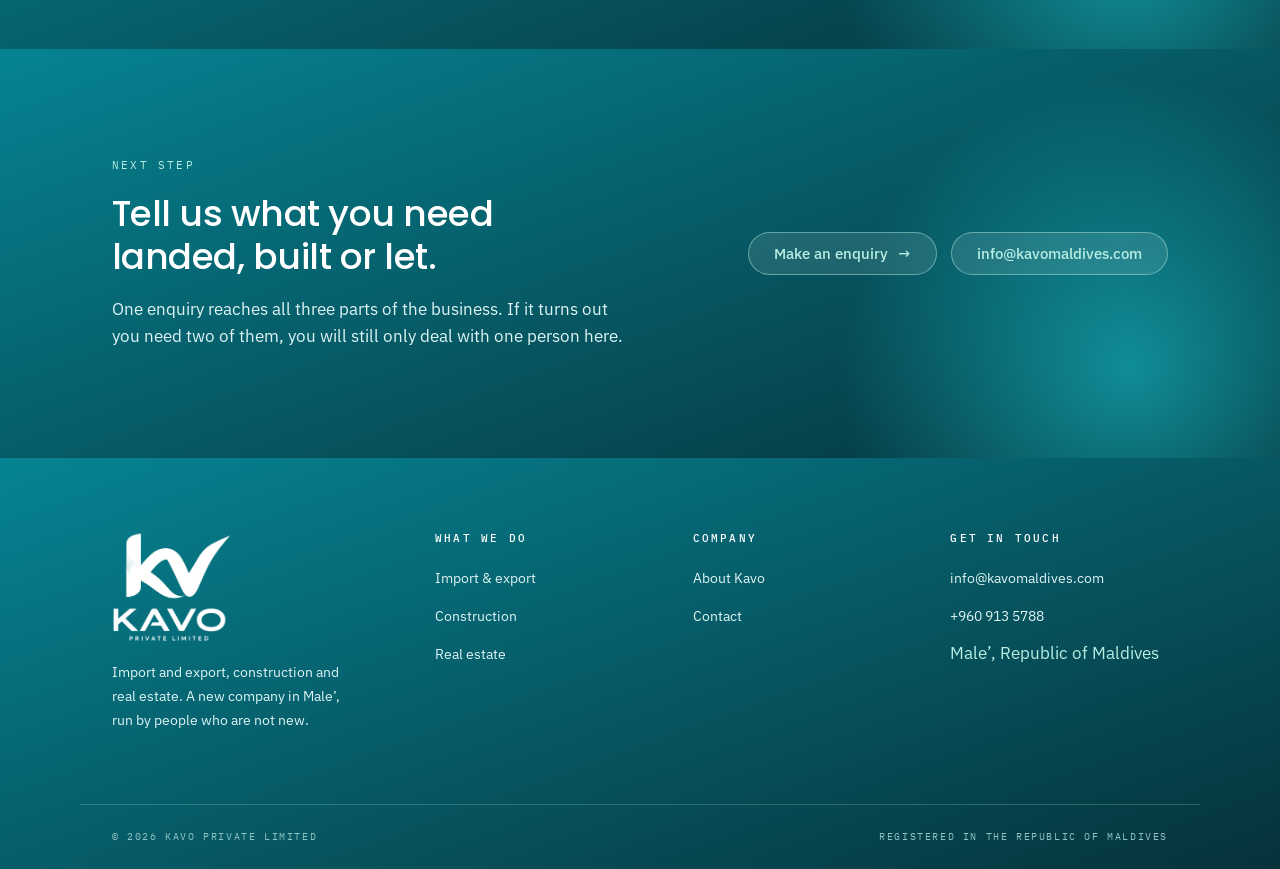
<file: import-export.html>
<!DOCTYPE html>
<html lang="en">
<head>
<meta charset="utf-8">
<meta name="viewport" content="width=device-width, initial-scale=1">
<link rel="icon" href="assets/favicon-32.png" sizes="32x32" type="image/png">
<link rel="icon" href="assets/favicon-64.png" sizes="64x64" type="image/png">
<link rel="apple-touch-icon" href="assets/apple-touch-icon.png">
<meta name="theme-color" content="#06323A">
<link rel="preconnect" href="https://fonts.googleapis.com">
<link rel="preconnect" href="https://fonts.gstatic.com" crossorigin>
<link href="https://fonts.googleapis.com/css2?family=Poppins:wght@300;400;500;600&family=IBM+Plex+Sans:wght@300;400;500;600&family=IBM+Plex+Mono:wght@400;500&display=swap" rel="stylesheet">
<link rel="stylesheet" href="css/kavo.css">

<noscript><style>.rise{opacity:1!important;transform:none!important}.step::before{width:100%!important}</style></noscript>
<title>Import &amp; export &mdash; Kavo Private Limited</title>
<meta name="description" content="Sourcing, freight consolidation, customs clearance, storage and inter-atoll delivery of construction materials, MEP equipment, machinery and general goods into the Maldives.">
</head>
<body>
<a class="skiplink" href="#main">Skip to content</a>
<header class="hdr">
  <div class="wrap hdr__in">
    <a class="hdr__logo" href="index.html" aria-label="Kavo Private Limited &mdash; home">
      <img src="assets/kavo-lockup-deep.png" alt="Kavo Private Limited" width="1048" height="982">
    </a>
    <button class="navtoggle" type="button" aria-expanded="false" aria-controls="sitenav" aria-label="Open menu">
      <span></span><span></span><span></span>
    </button>
    <nav class="nav" id="sitenav" aria-label="Main">
        <a href="import-export.html" aria-current="page">Import &amp; export</a>
        <a href="construction.html">Construction</a>
        <a href="real-estate.html">Real estate</a>
        <a href="about.html">About</a>
        <a href="contact.html">Contact</a>
    </nav>
    <div class="hdr__cta">
      <a class="btn btn--primary" href="contact.html">Make an enquiry <span class="arw" aria-hidden="true">&rarr;</span></a>
    </div>
  </div>
</header>
<main id="main">
<section class="phero">
  <div class="wrap phero__in">
    <div class="phero__copy">
      <p class="label">Import &amp; export</p>
      <h1 class="display">The container is the start of the programme.</h1>
    </div>
    <p class="lede">We source, ship, clear, store and deliver. Much of it will be the material our own sites are about to use, which is why a delayed shipment becomes our problem before it is ever yours.</p>
  </div>
</section>

<section class="band">
  <div class="wrap">
    <div class="sechead">
      <h2 class="h2">What we bring in</h2>
      <p class="label label--muted">Four lines, one consolidated shipment</p>
    </div>
    <div class="grid grid--4">
      <article class="plate rise">
        <div class="plate__top plate__top--a"><span class="plate__badge">Bulk &amp; structural</span></div>
        <div class="plate__body">
          <h3 class="h3">Construction materials</h3>
          <p class="small">The volume line, and the reason the rest of the business exists.</p>
          <ul class="plate__spec">
            <li><span>Cement</span><b>OPC, bagged and bulk</b></li>
            <li><span>Steel</span><b>Reinforcement bar, mesh, sections</b></li>
            <li><span>Aggregate</span><b>Sand, coarse aggregate, blocks</b></li>
            <li><span>Timber</span><b>Formwork, framing, joinery stock</b></li>
          </ul>
        </div>
      </article>
      <article class="plate rise">
        <div class="plate__top plate__top--b"><span class="plate__badge">Fit &amp; finish</span></div>
        <div class="plate__body">
          <h3 class="h3">Finishes &amp; sanitaryware</h3>
          <p class="small">Everything that turns a structure into a building people will pay to be in.</p>
          <ul class="plate__spec">
            <li><span>Tiles &amp; stone</span><b>Floor, wall, external</b></li>
            <li><span>Sanitaryware</span><b>Suites, fittings, accessories</b></li>
            <li><span>Paint &amp; sealants</span><b>Marine-grade and interior</b></li>
            <li><span>Doors &amp; ironmongery</span><b>Timber, aluminium, glass</b></li>
          </ul>
        </div>
      </article>
      <article class="plate rise">
        <div class="plate__top plate__top--c"><span class="plate__badge">Services</span></div>
        <div class="plate__body">
          <h3 class="h3">MEP &amp; building services</h3>
          <p class="small">Long-lead items ordered against the programme, not against the invoice date.</p>
          <ul class="plate__spec">
            <li><span>Electrical</span><b>Cable, switchgear, distribution</b></li>
            <li><span>Plumbing</span><b>Pipe, pumps, tanks, valves</b></li>
            <li><span>HVAC</span><b>Split, VRF, ducting, chillers</b></li>
            <li><span>Vertical transport</span><b>Lifts and hoists</b></li>
          </ul>
        </div>
      </article>
      <article class="plate rise">
        <div class="plate__top plate__top--d"><span class="plate__badge">Plant &amp; goods</span></div>
        <div class="plate__body">
          <h3 class="h3">Machinery &amp; general trade</h3>
          <p class="small">Capital equipment and consumer stock, on the same consolidated line.</p>
          <ul class="plate__spec">
            <li><span>Plant</span><b>Mixers, generators, compressors</b></li>
            <li><span>Spares</span><b>Filters, belts, wear parts</b></li>
            <li><span>Workshop</span><b>Tools, welding, safety equipment</b></li>
            <li><span>General trade</span><b>FMCG, packaging, office goods</b></li>
          </ul>
        </div>
      </article>
    </div>
  </div>
</section>

<section class="band band--tight" style="background:linear-gradient(180deg,#FFFFFF,#F2FAFA);border-top:1px solid var(--line);border-bottom:1px solid var(--line)">
  <div class="wrap">
    <div class="sechead">
      <p class="label">Where it comes from</p>
      <h2 class="h2">Source markets</h2>
    </div>
    <div class="record rise">
      <div class="record__scroll">
        <table>
          <thead>
            <tr><th scope="col">Market</th><th scope="col">Typically</th><th scope="col">Load port</th><th scope="col">Transit</th></tr>
          </thead>
          <tbody>
            <tr><td>United Arab Emirates</td><td>Consolidation hub, finishes, MEP, general trade</td><td class="num">Jebel Ali</td><td class="num">7&ndash;12 days</td></tr>
            <tr><td>India</td><td>Cement, steel, aggregate, timber</td><td class="num">Tuticorin, Cochin</td><td class="num">5&ndash;9 days</td></tr>
            <tr><td>Sri Lanka</td><td>Cement, tiles, timber, FMCG</td><td class="num">Colombo</td><td class="num">3&ndash;5 days</td></tr>
            <tr><td>China</td><td>Sanitaryware, hardware, plant, lifts</td><td class="num">Ningbo, Shenzhen</td><td class="num">18&ndash;28 days</td></tr>
            <tr><td>Malaysia</td><td>Timber, ply, joinery stock</td><td class="num">Port Klang</td><td class="num">12&ndash;18 days</td></tr>
            <tr><td>Singapore</td><td>Specialist equipment, spares, urgent LCL</td><td class="num">Singapore</td><td class="num">9&ndash;14 days</td></tr>
          </tbody>
        </table>
      </div>
    </div>
    <p class="small" style="margin-top:18px;color:var(--slate)">These are the lanes our people have bought on, with typical port-to-port times excluding clearance. Season and vessel schedules move them considerably &mdash; ask us for a live figure against your programme dates rather than planning off this table.</p>
  </div>
</section>

<section class="band">
  <div class="wrap">
    <div class="sechead">
      <p class="label">End to end</p>
      <h2 class="h2">What we handle</h2>
    </div>
    <div class="grid grid--3">
      <div class="card rise">
        <p class="card__k">Stage 01</p>
        <h3 class="h3">Sourcing and procurement</h3>
        <p class="small">We buy against your specification, not around it. Where a substitution saves money we will put both options in front of you before we order.</p>
      </div>
      <div class="card rise">
        <p class="card__k">Stage 01</p>
        <h3 class="h3">Freight and consolidation</h3>
        <p class="small">FCL and LCL, consolidated so you pay for one movement rather than four. Marine insurance arranged on request.</p>
      </div>
      <div class="card rise">
        <p class="card__k">Stage 01</p>
        <h3 class="h3">Customs clearance</h3>
        <p class="small">Declarations, duty and release handled by our own clearing team in Male&rsquo;. No third-party broker between you and the container.</p>
      </div>
      <div class="card rise">
        <p class="card__k">Stage 02</p>
        <h3 class="h3">Storage to call-off</h3>
        <p class="small">Stock held and released against your programme, so your site takes delivery the week it needs it rather than the week it lands.</p>
      </div>
      <div class="card rise">
        <p class="card__k">Stage 02</p>
        <h3 class="h3">Inter-atoll delivery</h3>
        <p class="small">Onward delivery to island sites by scheduled inter-atoll freight, arranged and tracked by us to the landing.</p>
      </div>
      <div class="card rise">
        <p class="card__k">Stage 02</p>
        <h3 class="h3">Standing orders</h3>
        <p class="small">For repeat buyers we will hold agreed minimum stock, so a normal order does not start with a shipping lead time.</p>
      </div>
    </div>
  </div>
</section>

<section class="band band--tight deepblock">
  <div class="wrap" style="position:relative;z-index:1">
    <div class="sechead sechead--onDark">
      <p class="label label--onDark">Outbound</p>
      <h2 class="h2">Export and re-export</h2>
    </div>
    <div class="grid grid--3">
      <div><h3 class="h3" style="margin-bottom:8px">Consolidation</h3><p class="small">Part loads collected in Male&rsquo; and consolidated into a single outbound container, with the documentation prepared here.</p></div>
      <div><h3 class="h3" style="margin-bottom:8px">Documentation</h3><p class="small">Commercial invoices, packing lists, certificates of origin and customs declarations handled end to end.</p></div>
      <div><h3 class="h3" style="margin-bottom:8px">Re-export</h3><p class="small">Stock held in Male&rsquo; and re-exported onward, which is often faster and cheaper than a fresh order from origin.</p></div>
    </div>
  </div>
</section>

<section class="band deepblock">
  <div class="wrap cta__in">
    <div style="display:flex;flex-direction:column;gap:18px;max-width:52ch">
      <p class="label label--onDark">Next step</p>
      <h2 class="h2">Tell us what you need landed, built or let.</h2>
      <p>One enquiry reaches all three parts of the business. If it turns out you need two of them, you will still only deal with one person here.</p>
    </div>
    <div style="display:flex;gap:14px;flex-wrap:wrap;position:relative;z-index:1">
      <a class="btn btn--onDark" href="contact.html">Make an enquiry <span class="arw" aria-hidden="true">&rarr;</span></a>
      <a class="btn btn--onDark" href="mailto:info@kavomaldives.com">info@kavomaldives.com</a>
    </div>
  </div>
</section>
</main>
<footer class="ftr">
  <div class="wrap ftr__top">
    <div class="ftr__brand">
      <img src="assets/kavo-lockup-white.png" alt="Kavo Private Limited" width="1048" height="982">
      <p>Import and export, construction and real estate. A new company in Male&rsquo;, run by people who are not new.</p>
    </div>
    <div>
      <h4>What we do</h4>
      <ul>
        <li><a href="import-export.html">Import &amp; export</a></li>
        <li><a href="construction.html">Construction</a></li>
        <li><a href="real-estate.html">Real estate</a></li>
      </ul>
    </div>
    <div>
      <h4>Company</h4>
      <ul>
        <li><a href="about.html">About Kavo</a></li>
                <li><a href="contact.html">Contact</a></li>
      </ul>
    </div>
    <div>
      <h4>Get in touch</h4>
      <ul>
        <li><a href="mailto:info@kavomaldives.com">info@kavomaldives.com</a></li>
        <li><a href="tel:+9609135788">+960 913 5788</a></li>
        <li>Male&rsquo;, Republic of Maldives</li>
      </ul>
    </div>
  </div>
  <div class="wrap ftr__base">
    <span>&copy; 2026 Kavo Private Limited</span>
    <span>Registered in the Republic of Maldives</span>
  </div>
</footer>
<script src="js/kavo.js"></script>
</body>
</html>
</file>
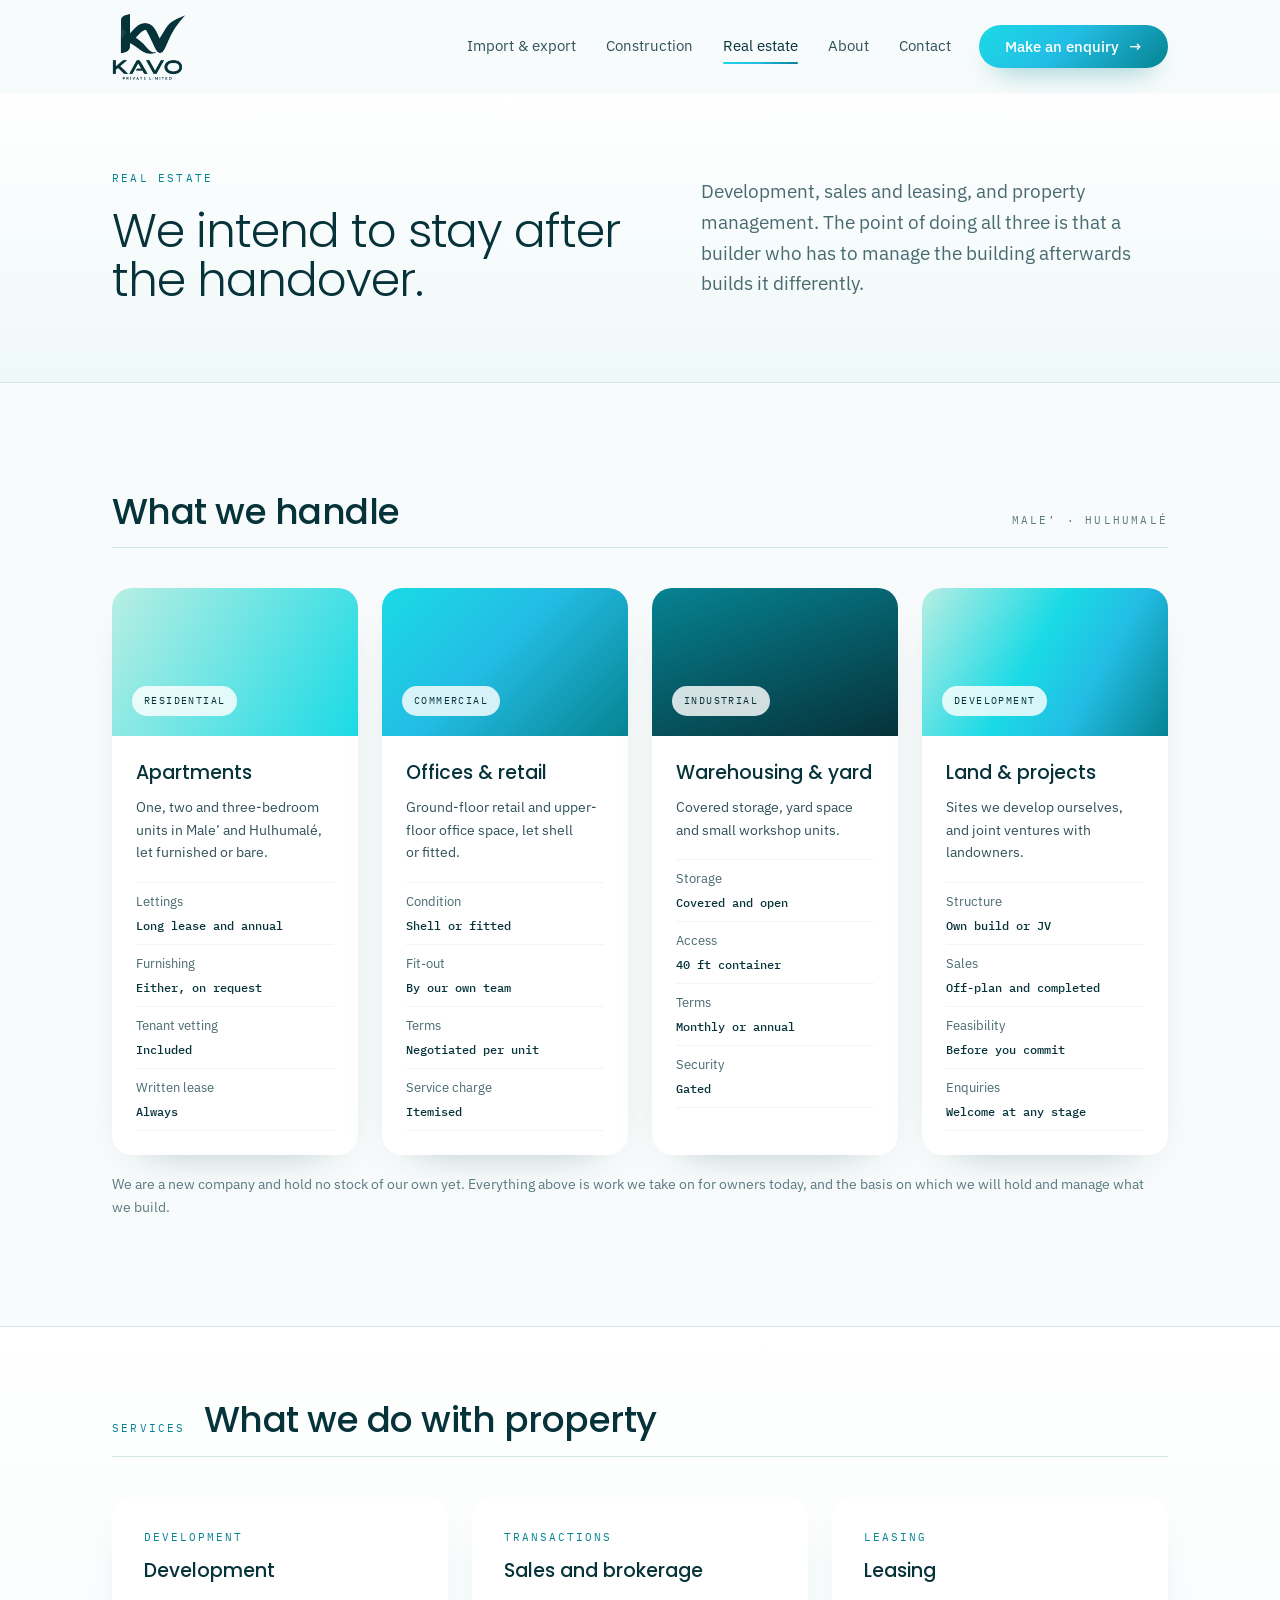
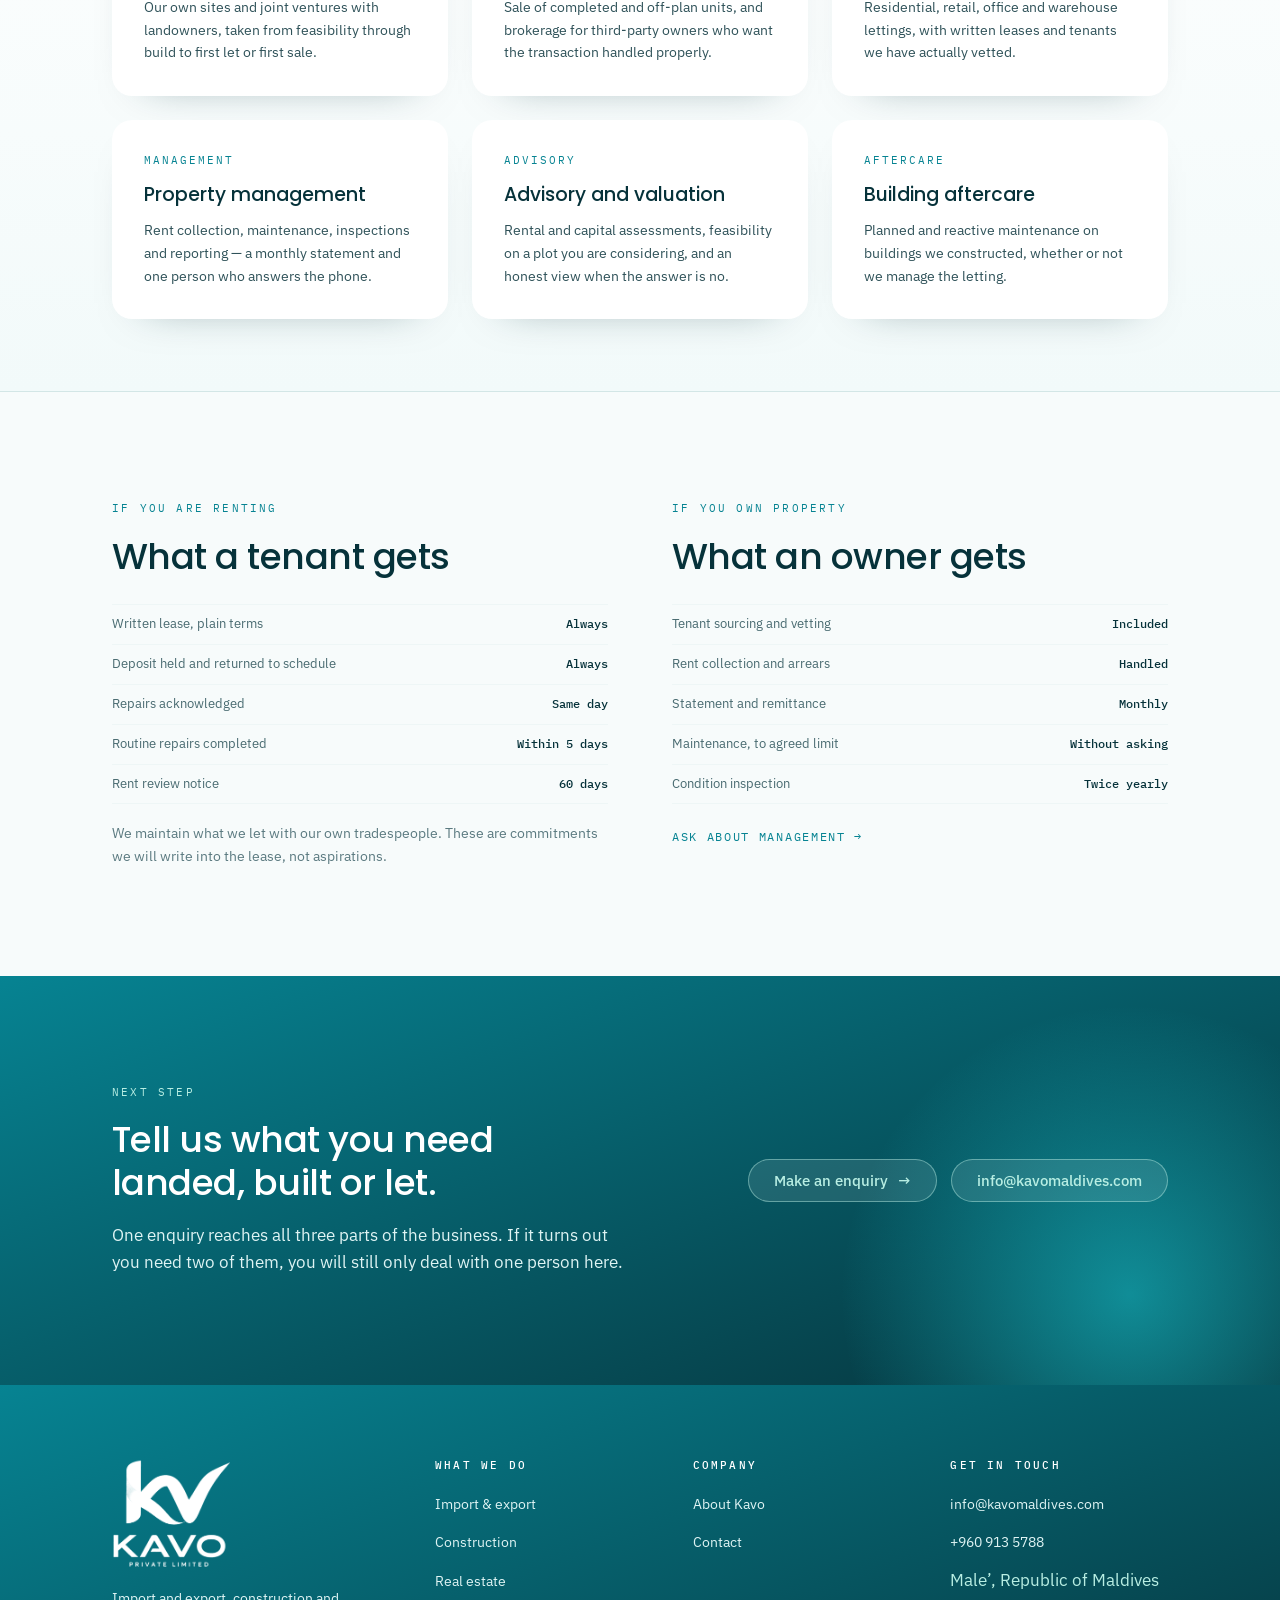
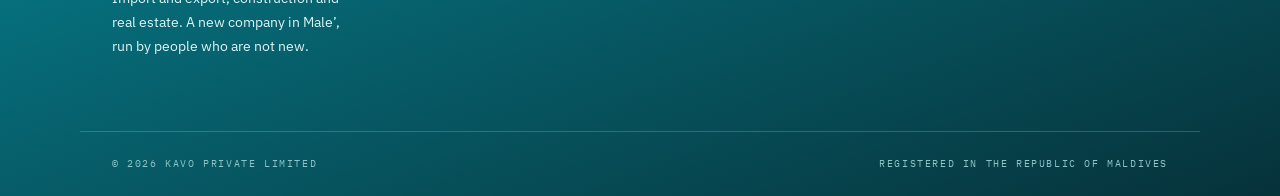
<file: real-estate.html>
<!DOCTYPE html>
<html lang="en">
<head>
<meta charset="utf-8">
<meta name="viewport" content="width=device-width, initial-scale=1">
<link rel="icon" href="assets/favicon-32.png" sizes="32x32" type="image/png">
<link rel="icon" href="assets/favicon-64.png" sizes="64x64" type="image/png">
<link rel="apple-touch-icon" href="assets/apple-touch-icon.png">
<meta name="theme-color" content="#06323A">
<link rel="preconnect" href="https://fonts.googleapis.com">
<link rel="preconnect" href="https://fonts.gstatic.com" crossorigin>
<link href="https://fonts.googleapis.com/css2?family=Poppins:wght@300;400;500;600&family=IBM+Plex+Sans:wght@300;400;500;600&family=IBM+Plex+Mono:wght@400;500&display=swap" rel="stylesheet">
<link rel="stylesheet" href="css/kavo.css">

<noscript><style>.rise{opacity:1!important;transform:none!important}.step::before{width:100%!important}</style></noscript>
<title>Real estate &mdash; Kavo Private Limited</title>
<meta name="description" content="Property development, sales and leasing, and full property management in Male&#39; and Hulhumal&eacute;.">
</head>
<body>
<a class="skiplink" href="#main">Skip to content</a>
<header class="hdr">
  <div class="wrap hdr__in">
    <a class="hdr__logo" href="index.html" aria-label="Kavo Private Limited &mdash; home">
      <img src="assets/kavo-lockup-deep.png" alt="Kavo Private Limited" width="1048" height="982">
    </a>
    <button class="navtoggle" type="button" aria-expanded="false" aria-controls="sitenav" aria-label="Open menu">
      <span></span><span></span><span></span>
    </button>
    <nav class="nav" id="sitenav" aria-label="Main">
        <a href="import-export.html">Import &amp; export</a>
        <a href="construction.html">Construction</a>
        <a href="real-estate.html" aria-current="page">Real estate</a>
        <a href="about.html">About</a>
        <a href="contact.html">Contact</a>
    </nav>
    <div class="hdr__cta">
      <a class="btn btn--primary" href="contact.html">Make an enquiry <span class="arw" aria-hidden="true">&rarr;</span></a>
    </div>
  </div>
</header>
<main id="main">
<section class="phero">
  <div class="wrap phero__in">
    <div class="phero__copy">
      <p class="label">Real estate</p>
      <h1 class="display">We intend to stay after the handover.</h1>
    </div>
    <p class="lede">Development, sales and leasing, and property management. The point of doing all three is that a builder who has to manage the building afterwards builds it differently.</p>
  </div>
</section>

<section class="band">
  <div class="wrap">
    <div class="sechead">
      <h2 class="h2">What we handle</h2>
      <p class="label label--muted">Male&rsquo; &middot; Hulhumal&eacute;</p>
    </div>
    <div class="grid grid--4">
      <article class="plate rise">
        <div class="plate__top plate__top--a"><span class="plate__badge">Residential</span></div>
        <div class="plate__body">
          <h3 class="h3">Apartments</h3>
          <p class="small">One, two and three-bedroom units in Male&rsquo; and Hulhumal&eacute;, let furnished or bare.</p>
          <ul class="plate__spec">
            <li><span>Lettings</span><b>Long lease and annual</b></li>
            <li><span>Furnishing</span><b>Either, on request</b></li>
            <li><span>Tenant vetting</span><b>Included</b></li>
            <li><span>Written lease</span><b>Always</b></li>
          </ul>
        </div>
      </article>
      <article class="plate rise">
        <div class="plate__top plate__top--b"><span class="plate__badge">Commercial</span></div>
        <div class="plate__body">
          <h3 class="h3">Offices &amp; retail</h3>
          <p class="small">Ground-floor retail and upper-floor office space, let shell or fitted.</p>
          <ul class="plate__spec">
            <li><span>Condition</span><b>Shell or fitted</b></li>
            <li><span>Fit-out</span><b>By our own team</b></li>
            <li><span>Terms</span><b>Negotiated per unit</b></li>
            <li><span>Service charge</span><b>Itemised</b></li>
          </ul>
        </div>
      </article>
      <article class="plate rise">
        <div class="plate__top plate__top--c"><span class="plate__badge">Industrial</span></div>
        <div class="plate__body">
          <h3 class="h3">Warehousing &amp; yard</h3>
          <p class="small">Covered storage, yard space and small workshop units.</p>
          <ul class="plate__spec">
            <li><span>Storage</span><b>Covered and open</b></li>
            <li><span>Access</span><b>40 ft container</b></li>
            <li><span>Terms</span><b>Monthly or annual</b></li>
            <li><span>Security</span><b>Gated</b></li>
          </ul>
        </div>
      </article>
      <article class="plate rise">
        <div class="plate__top plate__top--d"><span class="plate__badge">Development</span></div>
        <div class="plate__body">
          <h3 class="h3">Land &amp; projects</h3>
          <p class="small">Sites we develop ourselves, and joint ventures with landowners.</p>
          <ul class="plate__spec">
            <li><span>Structure</span><b>Own build or JV</b></li>
            <li><span>Sales</span><b>Off-plan and completed</b></li>
            <li><span>Feasibility</span><b>Before you commit</b></li>
            <li><span>Enquiries</span><b>Welcome at any stage</b></li>
          </ul>
        </div>
      </article>
    </div>
    <p class="small" style="margin-top:18px;color:var(--slate)">We are a new company and hold no stock of our own yet. Everything above is work we take on for owners today, and the basis on which we will hold and manage what we build.</p>
  </div>
</section>

<section class="band band--tight" style="background:linear-gradient(180deg,#FFFFFF,#F2FAFA);border-top:1px solid var(--line);border-bottom:1px solid var(--line)">
  <div class="wrap">
    <div class="sechead">
      <p class="label">Services</p>
      <h2 class="h2">What we do with property</h2>
    </div>
    <div class="grid grid--3">
      <div class="card rise">
        <p class="card__k">Development</p>
        <h3 class="h3">Development</h3>
        <p class="small">Our own sites and joint ventures with landowners, taken from feasibility through build to first let or first sale.</p>
      </div>
      <div class="card rise">
        <p class="card__k">Transactions</p>
        <h3 class="h3">Sales and brokerage</h3>
        <p class="small">Sale of completed and off-plan units, and brokerage for third-party owners who want the transaction handled properly.</p>
      </div>
      <div class="card rise">
        <p class="card__k">Leasing</p>
        <h3 class="h3">Leasing</h3>
        <p class="small">Residential, retail, office and warehouse lettings, with written leases and tenants we have actually vetted.</p>
      </div>
      <div class="card rise">
        <p class="card__k">Management</p>
        <h3 class="h3">Property management</h3>
        <p class="small">Rent collection, maintenance, inspections and reporting &mdash; a monthly statement and one person who answers the phone.</p>
      </div>
      <div class="card rise">
        <p class="card__k">Advisory</p>
        <h3 class="h3">Advisory and valuation</h3>
        <p class="small">Rental and capital assessments, feasibility on a plot you are considering, and an honest view when the answer is no.</p>
      </div>
      <div class="card rise">
        <p class="card__k">Aftercare</p>
        <h3 class="h3">Building aftercare</h3>
        <p class="small">Planned and reactive maintenance on buildings we constructed, whether or not we manage the letting.</p>
      </div>
    </div>
  </div>
</section>

<section class="band">
  <div class="wrap">
    <div class="grid grid--2" style="gap:clamp(32px,5vw,64px);align-items:start">
      <div style="display:flex;flex-direction:column;gap:18px">
        <p class="label">If you are renting</p>
        <h2 class="h2">What a tenant gets</h2>
        <ul class="plate__spec">
          <li><span>Written lease, plain terms</span><b>Always</b></li>
          <li><span>Deposit held and returned to schedule</span><b>Always</b></li>
          <li><span>Repairs acknowledged</span><b>Same day</b></li>
          <li><span>Routine repairs completed</span><b>Within 5 days</b></li>
          <li><span>Rent review notice</span><b>60 days</b></li>
        </ul>
        <p class="small" style="color:var(--slate)">We maintain what we let with our own tradespeople. These are commitments we will write into the lease, not aspirations.</p>
      </div>
      <div style="display:flex;flex-direction:column;gap:18px">
        <p class="label">If you own property</p>
        <h2 class="h2">What an owner gets</h2>
        <ul class="plate__spec">
          <li><span>Tenant sourcing and vetting</span><b>Included</b></li>
          <li><span>Rent collection and arrears</span><b>Handled</b></li>
          <li><span>Statement and remittance</span><b>Monthly</b></li>
          <li><span>Maintenance, to agreed limit</span><b>Without asking</b></li>
          <li><span>Condition inspection</span><b>Twice yearly</b></li>
        </ul>
        <p><a class="textlink" href="contact.html">Ask about management <span class="arw" aria-hidden="true">&rarr;</span></a></p>
      </div>
    </div>
  </div>
</section>

<section class="band deepblock">
  <div class="wrap cta__in">
    <div style="display:flex;flex-direction:column;gap:18px;max-width:52ch">
      <p class="label label--onDark">Next step</p>
      <h2 class="h2">Tell us what you need landed, built or let.</h2>
      <p>One enquiry reaches all three parts of the business. If it turns out you need two of them, you will still only deal with one person here.</p>
    </div>
    <div style="display:flex;gap:14px;flex-wrap:wrap;position:relative;z-index:1">
      <a class="btn btn--onDark" href="contact.html">Make an enquiry <span class="arw" aria-hidden="true">&rarr;</span></a>
      <a class="btn btn--onDark" href="mailto:info@kavomaldives.com">info@kavomaldives.com</a>
    </div>
  </div>
</section>
</main>
<footer class="ftr">
  <div class="wrap ftr__top">
    <div class="ftr__brand">
      <img src="assets/kavo-lockup-white.png" alt="Kavo Private Limited" width="1048" height="982">
      <p>Import and export, construction and real estate. A new company in Male&rsquo;, run by people who are not new.</p>
    </div>
    <div>
      <h4>What we do</h4>
      <ul>
        <li><a href="import-export.html">Import &amp; export</a></li>
        <li><a href="construction.html">Construction</a></li>
        <li><a href="real-estate.html">Real estate</a></li>
      </ul>
    </div>
    <div>
      <h4>Company</h4>
      <ul>
        <li><a href="about.html">About Kavo</a></li>
                <li><a href="contact.html">Contact</a></li>
      </ul>
    </div>
    <div>
      <h4>Get in touch</h4>
      <ul>
        <li><a href="mailto:info@kavomaldives.com">info@kavomaldives.com</a></li>
        <li><a href="tel:+9609135788">+960 913 5788</a></li>
        <li>Male&rsquo;, Republic of Maldives</li>
      </ul>
    </div>
  </div>
  <div class="wrap ftr__base">
    <span>&copy; 2026 Kavo Private Limited</span>
    <span>Registered in the Republic of Maldives</span>
  </div>
</footer>
<script src="js/kavo.js"></script>
</body>
</html>
</file>
<file: css/kavo.css>
/* ==========================================================================
   Kavo Private Limited — corporate site
   Built to the Kavo Brand Kit v1.0. Gradient-first: no flat brand fills.
   Balance target 60 light ground / 25 lagoon gradient / 15 abyss.
   ========================================================================== */

:root {
  /* Palette — a bathymetric ramp, shallow to deep */
  --reef:    #B8EEE3;
  --lagoon:  #1ADAE5;
  --channel: #23BDE4;
  --deep:    #068392;
  --abyss:   #06323A;

  /* Neutrals */
  --shell:   #F7FBFB;
  --mist:    #E4EFEF;
  --slate:   #5B7A80;
  --ink:     #06323A;
  --ink-2:   #2F5259;
  --ink-3:   #486A70;
  --line:    #D3E6E6;
  --line-soft: #EEF6F6;

  /* Approved gradients */
  --g-shallow: linear-gradient(120deg, #B8EEE3, #1ADAE5);
  --g-channel: linear-gradient(135deg, #1ADAE5, #23BDE4 45%, #068392);
  --g-depth:   linear-gradient(160deg, #068392, #06323A);
  --g-lagoon:  linear-gradient(120deg, #B8EEE3 0%, #1ADAE5 45%, #23BDE4 68%, #068392 100%);
  --g-hero:    linear-gradient(125deg, #06323A 0%, #068392 52%, #1ADAE5 100%);
  --g-column:  linear-gradient(180deg, #B8EEE3 0%, #1ADAE5 22%, #23BDE4 44%, #068392 70%, #06323A 100%);

  --shadow:    0 18px 44px -34px rgba(6, 50, 58, .5);
  --shadow-lg: 0 26px 54px -30px rgba(6, 50, 58, .45);

  --r-lg: 24px;
  --r:    20px;
  --r-sm: 14px;

  --wrap: 1120px;
  --gutter: 32px;
  --header-h: 92px;
}

*, *::before, *::after { box-sizing: border-box; }

html { -webkit-text-size-adjust: 100%; scroll-behavior: smooth; }
@media (prefers-reduced-motion: reduce) { html { scroll-behavior: auto; } }

body {
  margin: 0;
  font-family: 'IBM Plex Sans', system-ui, -apple-system, sans-serif;
  font-size: 17px;
  line-height: 1.6;
  color: var(--ink-2);
  background: var(--shell);
  -webkit-font-smoothing: antialiased;
}

img { max-width: 100%; height: auto; display: block; }

h1, h2, h3, h4 {
  font-family: Poppins, system-ui, sans-serif;
  color: var(--ink);
  margin: 0;
  text-wrap: balance;
}
p { margin: 0; text-wrap: pretty; }

a { color: var(--deep); text-decoration: none; transition: color .18s ease; }
a:hover { color: var(--abyss); }

:focus-visible {
  outline: 2px solid var(--deep);
  outline-offset: 3px;
  border-radius: 4px;
}

/* --------------------------------------------------------------- primitives */

.wrap {
  width: 100%;
  max-width: var(--wrap);
  margin-inline: auto;
  padding-inline: var(--gutter);
}

.band { padding-block: clamp(64px, 9vw, 108px); }
.band--tight { padding-block: clamp(48px, 6vw, 72px); }

.label {
  font-family: 'IBM Plex Mono', ui-monospace, monospace;
  font-size: 11px;
  letter-spacing: .2em;
  text-transform: uppercase;
  color: var(--deep);
  margin: 0;
}
.label--muted { color: var(--slate); }
.label--onDark { color: var(--reef); }

.mono {
  font-family: 'IBM Plex Mono', ui-monospace, monospace;
  font-variant-numeric: tabular-nums;
}

.display {
  font-weight: 300;
  font-size: clamp(36px, 5vw, 56px);
  line-height: 1.04;
  letter-spacing: -.022em;
  text-wrap: pretty;
}
.display em { font-style: normal; font-weight: 600; }

.h2 {
  font-weight: 500;
  font-size: clamp(27px, 3.3vw, 36px);
  line-height: 1.18;
  letter-spacing: -.014em;
}
.h3 { font-weight: 500; font-size: 19px; line-height: 1.35; }

.lede { font-size: clamp(17px, 1.5vw, 19px); line-height: 1.62; color: var(--ink-3); }
.small { font-size: 14px; line-height: 1.62; }

.measure { max-width: 58ch; }
.measure-sm { max-width: 44ch; }

/* Section heading: eyebrow + rule, matching the brand kit's section device */
.sechead {
  display: flex;
  align-items: baseline;
  gap: 18px;
  flex-wrap: wrap;
  border-bottom: 1px solid var(--line);
  padding-bottom: 14px;
  margin-bottom: 40px;
}
.sechead > .label:last-child { margin-left: auto; }
.sechead--onDark { border-bottom-color: rgba(184, 238, 227, .24); }
.sechead--onDark .h2 { color: #fff; }

/* --------------------------------------------------------------- buttons */

.btn {
  display: inline-flex;
  align-items: center;
  gap: 10px;
  padding: 14px 26px;
  border-radius: 999px;
  border: 0;
  font-family: 'IBM Plex Sans', sans-serif;
  font-size: 15px;
  font-weight: 500;
  line-height: 1;
  cursor: pointer;
  transition: transform .18s ease, box-shadow .18s ease, color .18s ease;
}
.btn:hover { transform: translateY(-2px); }

.btn--primary {
  background: var(--g-channel);
  color: #fff;
  box-shadow: 0 14px 28px -16px rgba(6, 131, 146, .8);
}
.btn--primary:hover { color: #fff; box-shadow: 0 20px 34px -16px rgba(6, 131, 146, .85); }

.btn--ghost {
  background: linear-gradient(160deg, #fff, #F2FAFA);
  color: var(--abyss);
  box-shadow: inset 0 0 0 1px var(--line);
}
.btn--ghost:hover { color: var(--deep); box-shadow: inset 0 0 0 1px var(--deep); }

.btn--onDark {
  background: rgba(255, 255, 255, .1);
  color: #fff;
  box-shadow: inset 0 0 0 1px rgba(184, 238, 227, .45);
}
.btn--onDark:hover { color: var(--abyss); background: var(--reef); box-shadow: none; }

.btn .arw { transition: transform .18s ease; }
.btn:hover .arw { transform: translateX(3px); }

.textlink {
  display: inline-flex;
  align-items: center;
  gap: 8px;
  font-family: 'IBM Plex Mono', monospace;
  font-size: 12px;
  letter-spacing: .14em;
  text-transform: uppercase;
}
.textlink .arw { transition: transform .18s ease; }
.textlink:hover .arw { transform: translateX(3px); }

/* --------------------------------------------------------------- header */

.hdr {
  position: sticky;
  top: 0;
  z-index: 60;
  background: rgba(247, 251, 251, .82);
  backdrop-filter: blur(14px) saturate(1.4);
  -webkit-backdrop-filter: blur(14px) saturate(1.4);
  border-bottom: 1px solid transparent;
  transition: border-color .2s ease, background .2s ease;
}
.hdr.is-stuck { border-bottom-color: var(--line); }

.hdr__in {
  height: var(--header-h);
  display: flex;
  align-items: center;
  gap: 28px;
}

.hdr__logo { display: flex; align-items: center; flex: none; }
.hdr__logo img { height: 68px; width: auto; }

.nav { margin-left: auto; display: flex; align-items: center; gap: 30px; }
.nav a {
  font-size: 15px;
  color: var(--ink-2);
  position: relative;
  padding-block: 6px;
}
.nav a::after {
  content: "";
  position: absolute;
  left: 0; right: 0; bottom: 0;
  height: 2px;
  border-radius: 2px;
  background: var(--g-channel);
  transform: scaleX(0);
  transform-origin: left;
  transition: transform .2s ease;
}
.nav a:hover::after, .nav a[aria-current="page"]::after { transform: scaleX(1); }
.nav a[aria-current="page"] { color: var(--abyss); }

.hdr__cta { flex: none; }

.navtoggle {
  display: none;
  margin-left: auto;
  width: 44px; height: 44px;
  border: 0; padding: 0;
  border-radius: 12px;
  background: linear-gradient(160deg, #fff, #F2FAFA);
  box-shadow: inset 0 0 0 1px var(--line);
  cursor: pointer;
}
.navtoggle span {
  display: block;
  width: 18px; height: 1.5px;
  margin: 4px auto;
  border-radius: 2px;
  background: var(--abyss);
  transition: transform .2s ease, opacity .2s ease;
}
.navtoggle[aria-expanded="true"] span:nth-child(1) { transform: translateY(5.5px) rotate(45deg); }
.navtoggle[aria-expanded="true"] span:nth-child(2) { opacity: 0; }
.navtoggle[aria-expanded="true"] span:nth-child(3) { transform: translateY(-5.5px) rotate(-45deg); }

/* --------------------------------------------------------------- hero */

.hero {
  position: relative;
  overflow: hidden;
  background: linear-gradient(180deg, #FFFFFF 0%, #F0F9F9 100%);
}
.hero::before {
  content: "";
  position: absolute;
  top: -240px; right: -180px;
  width: 720px; height: 720px;
  border-radius: 50%;
  background: var(--g-shallow);
  opacity: .16;
  filter: blur(30px);
  pointer-events: none;
}

.hero__in {
  position: relative;
  display: grid;
  grid-template-columns: minmax(0, 1.12fr) minmax(0, 1fr);
  gap: clamp(36px, 5vw, 72px);
  align-items: center;
  padding-block: clamp(56px, 7vw, 92px) clamp(72px, 8vw, 104px);
}

.hero__copy { display: flex; flex-direction: column; gap: 26px; }
.hero__place { display: flex; align-items: center; gap: 12px; }
.hero__place::before {
  content: "";
  width: 34px; height: 2px;
  border-radius: 2px;
  background: var(--g-channel);
}
.hero__actions { display: flex; gap: 14px; flex-wrap: wrap; margin-top: 6px; }

/* Hero signature card: the chain diagram */
.figcard {
  border-radius: var(--r-lg);
  overflow: hidden;
  box-shadow: var(--shadow-lg);
  background: #fff;
}
.figcard svg { display: block; width: 100%; height: auto; }
.figcard__cap {
  display: flex;
  justify-content: space-between;
  gap: 16px;
  flex-wrap: wrap;
  padding: 14px 20px;
  background: #fff;
  border-top: 1px solid var(--line-soft);
  font-family: 'IBM Plex Mono', monospace;
  font-size: 10px;
  letter-spacing: .13em;
  text-transform: uppercase;
  color: var(--slate);
}

.wave-surface { animation: drift 9s ease-in-out infinite alternate; }
@keyframes drift { from { transform: translateX(-10px); } to { transform: translateX(10px); } }

/* --------------------------------------------------------------- figures */

.figs {
  border-top: 1px solid var(--line);
  border-bottom: 1px solid var(--line);
  background: linear-gradient(180deg, #FFFFFF, #F4FAFA);
}
.figs__grid {
  display: grid;
  grid-template-columns: repeat(3, 1fr);
  gap: 1px;
  background: var(--line);
}
.fig {
  background: linear-gradient(180deg, #FFFFFF, #FAFDFD);
  padding: 34px 28px;
  display: flex;
  flex-direction: column;
  gap: 8px;
}
.fig__n {
  font-family: Poppins, sans-serif;
  font-weight: 300;
  font-size: clamp(34px, 4vw, 46px);
  line-height: 1;
  letter-spacing: -.02em;
  color: var(--abyss);
}
.fig__n sup { font-size: .42em; font-weight: 500; top: -.9em; color: var(--deep); }
.fig__t { font-size: 14px; color: var(--ink-3); }

/* ------------------------------------------------------------ the stage rail */

.chain { display: grid; grid-template-columns: 138px minmax(0, 1fr); gap: clamp(24px, 4vw, 48px); }

.gauge { position: relative; }
.gauge__inner {
  position: sticky;
  top: calc(var(--header-h) + 48px);
  display: grid;
  grid-template-columns: 14px 1fr;
  gap: 16px;
  height: min(62vh, 520px);
}
.gauge__bar {
  border-radius: 999px;
  background: var(--g-column);
  position: relative;
}
.gauge__ticks {
  display: flex;
  flex-direction: column;
  justify-content: space-between;
  padding-block: 2px;
}
.gauge__tick {
  font-family: 'IBM Plex Mono', monospace;
  font-size: 11px;
  letter-spacing: .06em;
  color: var(--slate);
  opacity: .55;
  transition: opacity .25s ease, color .25s ease, transform .25s ease;
  transform-origin: left center;
}
.gauge__tick b { display: block; font-weight: 500; letter-spacing: .12em; text-transform: uppercase; font-size: 9px; }
.gauge__tick.is-on { opacity: 1; color: var(--abyss); transform: scale(1.06); }
.gauge__dot {
  position: absolute;
  left: 50%;
  width: 22px; height: 22px;
  margin-left: -11px;
  margin-top: -11px;
  border-radius: 50%;
  background: #fff;
  box-shadow: 0 0 0 3px rgba(255, 255, 255, .6), 0 8px 18px -8px rgba(6, 50, 58, .8);
  top: 0;
  transition: top .45s cubic-bezier(.2, .7, .2, 1);
}
.gauge__dot::after {
  content: "";
  position: absolute;
  inset: 5px;
  border-radius: 50%;
  background: var(--g-channel);
}

.bands { display: flex; flex-direction: column; gap: 20px; }

.dband {
  background: #fff;
  border-radius: var(--r);
  box-shadow: var(--shadow);
  padding: 34px 36px;
  display: grid;
  grid-template-columns: 96px minmax(0, 1fr);
  gap: 28px;
  align-items: start;
  position: relative;
  overflow: hidden;
  transition: box-shadow .3s ease, transform .3s ease;
}
.dband::before {
  content: "";
  position: absolute;
  left: 0; top: 0; bottom: 0;
  width: 4px;
  background: var(--g-column);
  opacity: .28;
  transition: opacity .3s ease;
}
.dband.is-on { box-shadow: var(--shadow-lg); transform: translateY(-2px); }
.dband.is-on::before { opacity: 1; }

.dband__d {
  font-family: 'IBM Plex Mono', monospace;
  font-size: 19px;
  font-weight: 500;
  color: var(--deep);
  letter-spacing: -.01em;
  padding-top: 2px;
}
.dband__d span {
  display: block;
  font-size: 9px;
  letter-spacing: .16em;
  text-transform: uppercase;
  color: var(--slate);
  margin-top: 4px;
}
.dband__body { display: flex; flex-direction: column; gap: 12px; }
.dband__list {
  margin: 6px 0 0;
  padding: 0;
  list-style: none;
  display: flex;
  flex-wrap: wrap;
  gap: 8px 10px;
}
.dband__list li {
  font-family: 'IBM Plex Mono', monospace;
  font-size: 10px;
  letter-spacing: .1em;
  text-transform: uppercase;
  color: var(--ink-3);
  background: linear-gradient(160deg, #F4FAFA, #EAF5F5);
  border-radius: 999px;
  padding: 7px 13px;
}

/* --------------------------------------------------------------- cards */

.grid { display: grid; gap: 24px; }
.grid--2 { grid-template-columns: repeat(2, minmax(0, 1fr)); }
.grid--3 { grid-template-columns: repeat(3, minmax(0, 1fr)); }
.grid--4 { grid-template-columns: repeat(4, minmax(0, 1fr)); }

.card {
  background: #fff;
  border-radius: var(--r);
  box-shadow: var(--shadow);
  padding: 32px;
  display: flex;
  flex-direction: column;
  gap: 12px;
}
.card__k {
  font-family: 'IBM Plex Mono', monospace;
  font-size: 11px;
  letter-spacing: .18em;
  text-transform: uppercase;
  color: var(--deep);
}
.card--rule { border-top: 3px solid transparent; border-image: var(--g-channel) 1; }

/* Asset / fleet card with a gradient plate instead of a photo */
.plate {
  border-radius: var(--r);
  overflow: hidden;
  background: #fff;
  box-shadow: var(--shadow);
  display: flex;
  flex-direction: column;
}
.plate__top {
  height: 148px;
  display: flex;
  align-items: flex-end;
  padding: 20px;
  position: relative;
}
.plate__top--a { background: var(--g-shallow); }
.plate__top--b { background: var(--g-channel); }
.plate__top--c { background: var(--g-depth); }
.plate__top--d { background: var(--g-lagoon); }
.plate__badge {
  font-family: 'IBM Plex Mono', monospace;
  font-size: 10px;
  letter-spacing: .14em;
  text-transform: uppercase;
  padding: 7px 12px;
  border-radius: 999px;
  background: rgba(255, 255, 255, .82);
  color: var(--abyss);
}
.plate__body { padding: 24px; display: flex; flex-direction: column; gap: 10px; }
.plate__spec {
  margin: 8px 0 0;
  padding: 0;
  list-style: none;
  border-top: 1px solid var(--line-soft);
}
.plate__spec li {
  display: flex;
  justify-content: space-between;
  gap: 14px;
  padding: 9px 0;
  border-bottom: 1px solid var(--line-soft);
  font-size: 13px;
  color: var(--ink-3);
}
.plate .plate__spec li { flex-direction: column; align-items: flex-start; gap: 3px; }
.plate__spec b {
  font-family: 'IBM Plex Mono', monospace;
  font-weight: 500;
  font-size: 12px;
  color: var(--abyss);
}

/* Photography */
.photoslot {
  border-radius: var(--r);
  overflow: hidden;
  background: #fff;
  box-shadow: var(--shadow);
}
.photoslot__img {
  display: block;
  width: 100%;
  height: 210px;
  object-fit: cover;
  background: linear-gradient(160deg, #EEF6F6, #E4EFEF);
}
/* An empty slot, until real photography replaces it */
.photoslot__img--empty {
  background: repeating-linear-gradient(45deg, #E4EFEF 0 10px, #F4FAFA 10px 20px);
  display: flex;
  align-items: center;
  justify-content: center;
  font-family: 'IBM Plex Mono', monospace;
  font-size: 11px;
  letter-spacing: .12em;
  text-transform: uppercase;
  color: var(--slate);
  text-align: center;
  padding: 16px;
}
.photoslot__cap { padding: 16px 20px; font-size: 13px; line-height: 1.6; color: var(--ink-3); }

/* --------------------------------------------------------------- record table */

.record { background: #fff; border-radius: var(--r-lg); box-shadow: var(--shadow); overflow: hidden; }
.record table { width: 100%; border-collapse: collapse; }
.record caption { text-align: left; padding: 26px 30px 0; }
.record th, .record td { text-align: left; padding: 17px 30px; border-bottom: 1px solid var(--line-soft); }
.record thead th {
  font-family: 'IBM Plex Mono', monospace;
  font-weight: 500;
  font-size: 10px;
  letter-spacing: .16em;
  text-transform: uppercase;
  color: var(--slate);
  border-bottom-color: var(--line);
}
.record tbody tr:last-child td { border-bottom: 0; }
.record tbody tr { transition: background .2s ease; }
.record tbody tr:hover { background: linear-gradient(90deg, rgba(184, 238, 227, .22), rgba(247, 251, 251, 0)); }
.record td:first-child { font-weight: 500; color: var(--abyss); }
.record td.num { font-family: 'IBM Plex Mono', monospace; font-size: 13px; color: var(--ink-3); white-space: nowrap; }
.record__scroll { overflow-x: auto; }

/* --------------------------------------------------------------- steps */

.steps { display: grid; grid-template-columns: repeat(4, minmax(0, 1fr)); gap: 0; }
.step { padding: 30px 28px 30px 0; border-top: 2px solid var(--mist); position: relative; }
.step::before {
  content: "";
  position: absolute;
  top: -2px; left: 0;
  height: 2px;
  width: 0;
  background: var(--g-channel);
  transition: width .8s cubic-bezier(.2, .7, .2, 1);
}
.step.is-in::before { width: 100%; }
.step__n {
  font-family: 'IBM Plex Mono', monospace;
  font-size: 11px;
  letter-spacing: .2em;
  color: var(--deep);
  display: block;
  margin-bottom: 12px;
}

/* --------------------------------------------------------------- dark blocks */

.deepblock { background: var(--g-depth); color: #DFF4F4; position: relative; overflow: hidden; }
.deepblock h2, .deepblock h3, .deepblock .display { color: #fff; }
.deepblock a { color: var(--reef); }
.deepblock a:hover { color: #fff; }

.deepblock::after {
  content: "";
  position: absolute;
  right: -160px; bottom: -220px;
  width: 620px; height: 620px;
  border-radius: 50%;
  background: radial-gradient(circle, rgba(26, 218, 229, .5), transparent 66%);
  pointer-events: none;
}

.cta__in {
  position: relative;
  z-index: 1;
  display: flex;
  align-items: center;
  justify-content: space-between;
  gap: 44px;
  flex-wrap: wrap;
}

/* --------------------------------------------------------------- page hero */

.phero { background: linear-gradient(180deg, #FFFFFF, #EFF8F8); border-bottom: 1px solid var(--line); }
.phero__in {
  padding-block: clamp(48px, 6vw, 80px);
  display: grid;
  grid-template-columns: minmax(0, 1.15fr) minmax(0, 1fr);
  gap: clamp(28px, 4vw, 60px);
  align-items: end;
}
.phero__copy { display: flex; flex-direction: column; gap: 20px; }
.phero .display { font-size: clamp(32px, 4.2vw, 47px); }
.phero__in .lede { padding-bottom: 6px; }

/* --------------------------------------------------------------- contact */

.contactgrid { display: grid; grid-template-columns: minmax(0, 1fr) minmax(0, 1.1fr); gap: clamp(28px, 4vw, 56px); align-items: start; }

.form { display: flex; flex-direction: column; gap: 20px; }
.field { display: flex; flex-direction: column; gap: 8px; }
.field > label {
  font-family: 'IBM Plex Mono', monospace;
  font-size: 10px;
  letter-spacing: .16em;
  text-transform: uppercase;
  color: var(--deep);
}
.field input, .field select, .field textarea {
  font-family: 'IBM Plex Sans', sans-serif;
  font-size: 16px;
  color: var(--abyss);
  background: linear-gradient(160deg, #FFFFFF, #F7FCFC);
  border: 0;
  box-shadow: inset 0 0 0 1px var(--line);
  border-radius: var(--r-sm);
  padding: 14px 16px;
  width: 100%;
  transition: box-shadow .18s ease;
}
.field textarea { min-height: 150px; resize: vertical; }
.field input:focus, .field select:focus, .field textarea:focus {
  outline: none;
  box-shadow: inset 0 0 0 2px var(--deep);
}
.field__hint { font-size: 12px; color: var(--slate); }

.form__note {
  font-size: 13px;
  line-height: 1.6;
  color: var(--slate);
  background: linear-gradient(160deg, #F4FAFA, #EAF5F5);
  border-radius: var(--r-sm);
  padding: 14px 16px;
}

.deets { display: flex; flex-direction: column; gap: 0; }
.deet { display: grid; grid-template-columns: 118px minmax(0, 1fr); gap: 20px; padding: 18px 0; border-bottom: 1px solid var(--line); }
.deet:first-child { border-top: 1px solid var(--line); }
.deet dt {
  font-family: 'IBM Plex Mono', monospace;
  font-size: 10px;
  letter-spacing: .16em;
  text-transform: uppercase;
  color: var(--slate);
  padding-top: 4px;
}
.deet dd { margin: 0; color: var(--ink-2); }

/* --------------------------------------------------------------- footer */

.ftr { background: linear-gradient(160deg, #068392 0%, #06323A 100%); color: #B8EEE3; }
.ftr__top {
  display: grid;
  grid-template-columns: minmax(0, 1.3fr) repeat(3, minmax(0, 1fr));
  gap: 40px;
  padding-block: clamp(52px, 6vw, 72px);
}
.ftr__brand { display: flex; flex-direction: column; gap: 20px; }
.ftr__brand img { width: 118px; }
.ftr__brand p { color: #DFF4F4; font-size: 14px; line-height: 1.7; max-width: 30ch; }
.ftr h4 {
  color: #fff;
  font-size: 11px;
  font-weight: 500;
  font-family: 'IBM Plex Mono', monospace;
  letter-spacing: .2em;
  text-transform: uppercase;
  margin-bottom: 16px;
}
.ftr ul { list-style: none; margin: 0; padding: 0; display: flex; flex-direction: column; gap: 11px; }
.ftr a { color: #DFF4F4; font-size: 14px; }
.ftr a:hover { color: #fff; }
.ftr__base {
  border-top: 1px solid rgba(184, 238, 227, .22);
  padding-block: 24px;
  display: flex;
  justify-content: space-between;
  gap: 20px;
  flex-wrap: wrap;
  font-family: 'IBM Plex Mono', monospace;
  font-size: 10px;
  letter-spacing: .16em;
  text-transform: uppercase;
  color: #8FC4C7;
}

/* --------------------------------------------------------------- motion */

.rise { opacity: 0; transform: translateY(18px); transition: opacity .7s ease, transform .7s cubic-bezier(.2, .7, .2, 1); }
.rise.is-in { opacity: 1; transform: none; }

@media (prefers-reduced-motion: reduce) {
  .rise { opacity: 1; transform: none; transition: none; }
  .wave-surface { animation: none; }
  .gauge__dot, .step::before, .btn { transition: none; }
  .step::before { width: 100%; }
}

/* --------------------------------------------------------------- responsive */

@media (max-width: 1040px) {
  .hero__in { grid-template-columns: 1fr; }
  .figs__grid { grid-template-columns: repeat(2, 1fr); }
  .grid--4 { grid-template-columns: repeat(2, minmax(0, 1fr)); }
  .steps { grid-template-columns: repeat(2, minmax(0, 1fr)); }
  .ftr__top { grid-template-columns: repeat(2, minmax(0, 1fr)); }
  .phero__in { grid-template-columns: 1fr; align-items: start; }
}

@media (max-width: 880px) {
  :root { --gutter: 22px; --header-h: 76px; }

  .hdr__logo img { height: 54px; }
  .hdr__cta { display: none; }
  .navtoggle { display: block; }

  .nav {
    position: fixed;
    inset: var(--header-h) 0 auto 0;
    margin: 0;
    flex-direction: column;
    align-items: stretch;
    gap: 0;
    background: rgba(247, 251, 251, .97);
    backdrop-filter: blur(16px);
    -webkit-backdrop-filter: blur(16px);
    border-bottom: 1px solid var(--line);
    padding: 8px var(--gutter) 24px;
    transform: translateY(-8px);
    opacity: 0;
    visibility: hidden;
    transition: opacity .2s ease, transform .2s ease, visibility .2s;
  }
  .nav.is-open { opacity: 1; transform: none; visibility: visible; }
  .nav a { padding: 15px 0; border-bottom: 1px solid var(--line-soft); font-size: 17px; }
  .nav a::after { display: none; }
  .nav a[aria-current="page"] { color: var(--deep); }

  .chain { grid-template-columns: 1fr; }
  .gauge { display: none; }
  .dband { grid-template-columns: 1fr; gap: 14px; padding: 28px 24px; }
  .grid--2, .grid--3 { grid-template-columns: 1fr; }
  .contactgrid { grid-template-columns: 1fr; }
  .cta__in { flex-direction: column; align-items: flex-start; gap: 28px; }
  .record th, .record td { padding: 14px 20px; }
  .record caption { padding: 22px 20px 0; }
}

@media (max-width: 560px) {
  body { font-size: 16px; }
  .figs__grid { grid-template-columns: 1fr; }
  .grid--4 { grid-template-columns: 1fr; }
  .steps { grid-template-columns: 1fr; }
  .step { padding-right: 0; }
  .ftr__top { grid-template-columns: 1fr; gap: 32px; }
  .card { padding: 26px 24px; }
  .deet { grid-template-columns: 1fr; gap: 6px; }
  .sechead > .label:last-child { margin-left: 0; width: 100%; }
}

.skiplink{position:absolute;left:-9999px;top:0;z-index:100;padding:12px 20px;background:#fff;color:var(--abyss);border-radius:0 0 12px 0;box-shadow:var(--shadow)}
.skiplink:focus{left:0}
</file>
